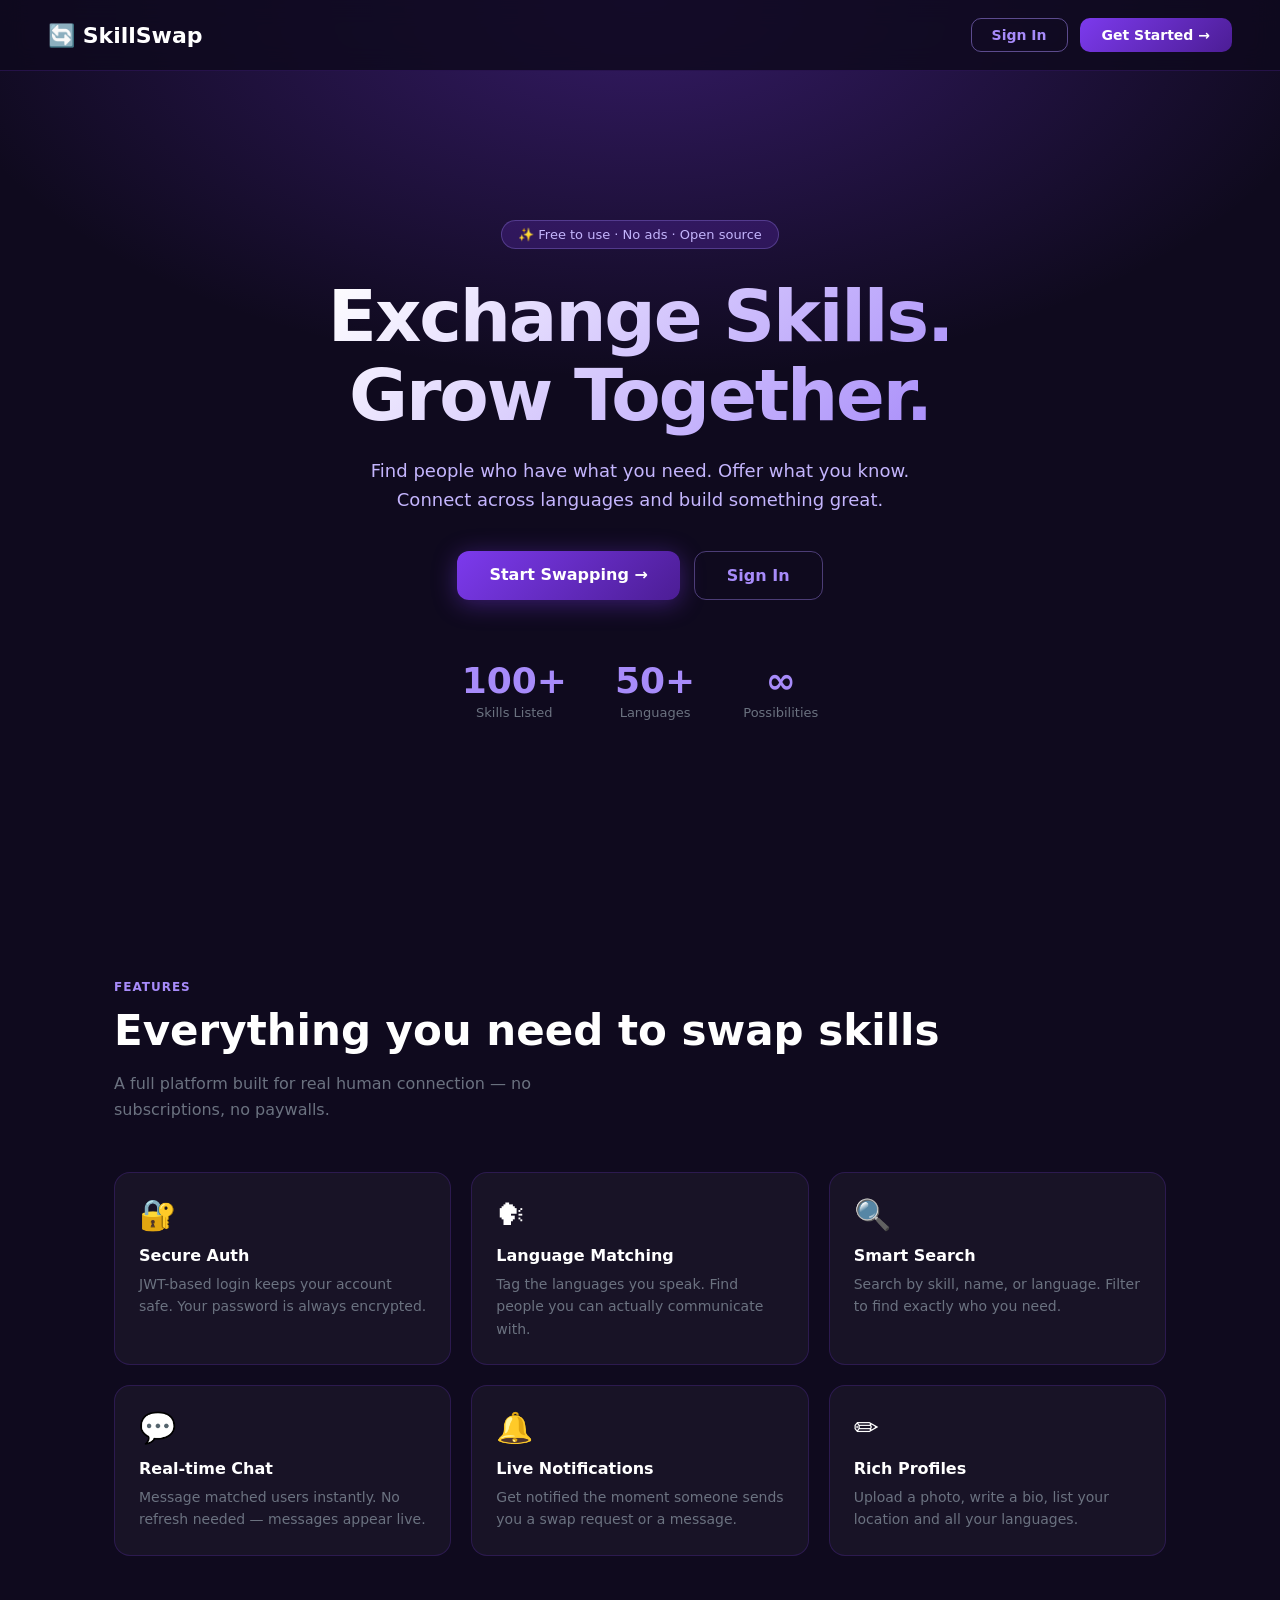
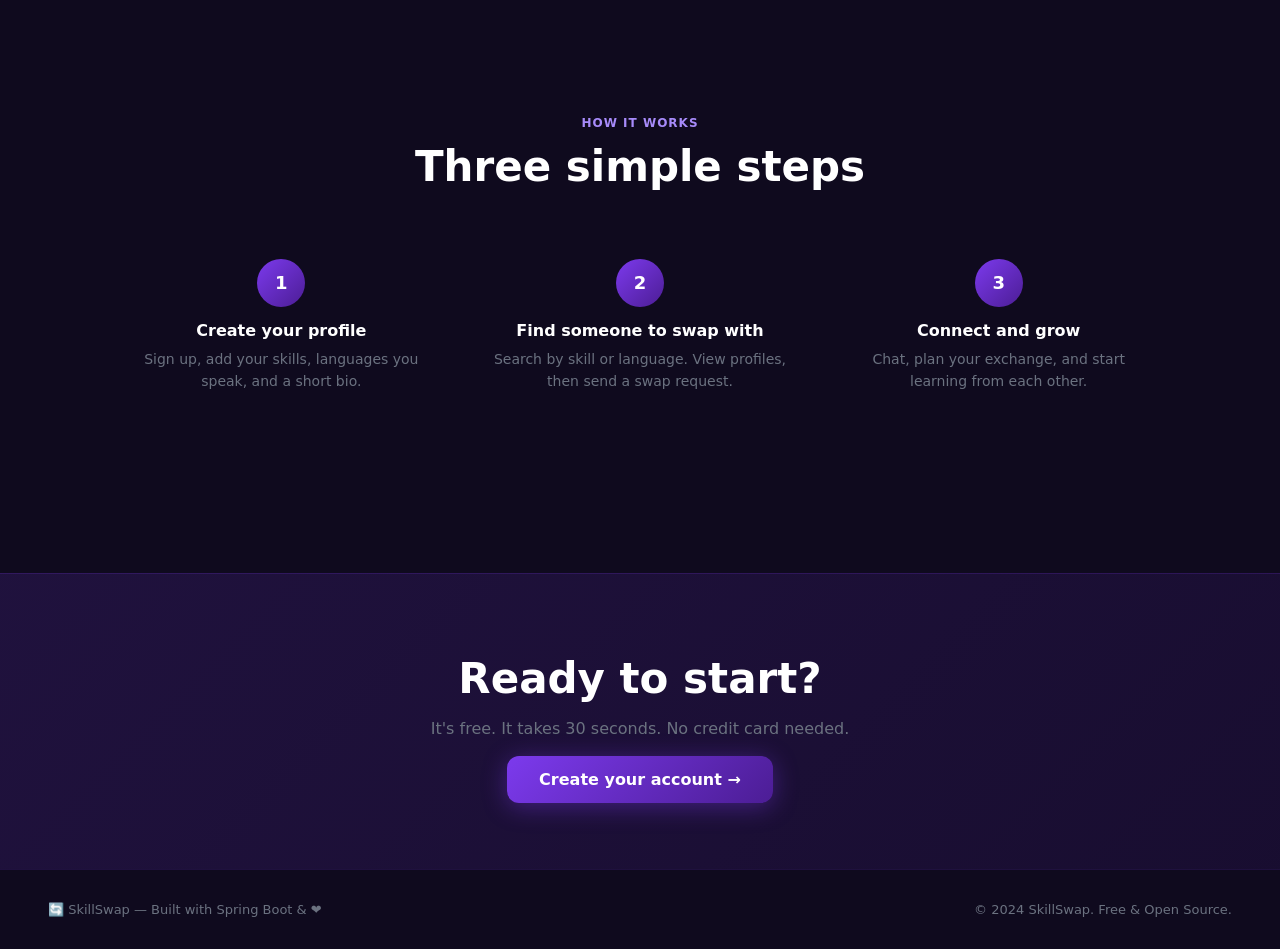
<file: src/main/resources/static/index.html>
<!DOCTYPE html>
<html lang="en">
<head>
  <meta charset="UTF-8"/><meta name="viewport" content="width=device-width,initial-scale=1"/>
  <title>SkillSwap — Exchange Skills, Grow Together</title>
  <style>
    *,*::before,*::after{box-sizing:border-box;margin:0;padding:0}
    body{font-family:'Segoe UI',system-ui,sans-serif;background:#0f0a1e;color:#fff;min-height:100vh;}
    nav{display:flex;align-items:center;justify-content:space-between;padding:18px 48px;position:fixed;top:0;width:100%;z-index:100;background:rgba(15,10,30,.85);backdrop-filter:blur(12px);border-bottom:1px solid rgba(124,58,237,.2);}
    .brand{font-size:22px;font-weight:800;color:#fff;text-decoration:none;display:flex;align-items:center;gap:8px;}
    .nav-links{display:flex;align-items:center;gap:12px;}
    .btn-outline{padding:8px 20px;border:1.5px solid rgba(167,139,250,.5);border-radius:10px;color:#a78bfa;font-size:14px;font-weight:600;text-decoration:none;transition:all .2s;}
    .btn-outline:hover{background:rgba(124,58,237,.15);border-color:#a78bfa;}
    .btn-fill{padding:9px 22px;background:linear-gradient(135deg,#7c3aed,#4c1d95);border-radius:10px;color:#fff;font-size:14px;font-weight:600;text-decoration:none;transition:opacity .2s;}
    .btn-fill:hover{opacity:.85;}
    /* Hero */
    .hero{min-height:100vh;display:flex;flex-direction:column;align-items:center;justify-content:center;text-align:center;padding:100px 24px 60px;background:radial-gradient(ellipse 80% 60% at 50% 0%,rgba(124,58,237,.35) 0%,transparent 70%);}
    .hero-badge{display:inline-flex;align-items:center;gap:7px;padding:6px 16px;background:rgba(124,58,237,.2);border:1px solid rgba(167,139,250,.3);border-radius:99px;font-size:13px;color:#c4b5fd;margin-bottom:28px;}
    .hero h1{font-size:clamp(36px,6vw,72px);font-weight:900;line-height:1.1;letter-spacing:-.03em;max-width:800px;background:linear-gradient(135deg,#fff 0%,#a78bfa 100%);-webkit-background-clip:text;-webkit-text-fill-color:transparent;background-clip:text;margin-bottom:20px;}
    .hero p{font-size:18px;color:#c4b5fd;max-width:540px;line-height:1.65;margin-bottom:36px;}
    .hero-cta{display:flex;gap:14px;flex-wrap:wrap;justify-content:center;}
    .btn-hero{padding:14px 32px;border-radius:12px;font-size:16px;font-weight:700;text-decoration:none;transition:all .2s;}
    .btn-hero-primary{background:linear-gradient(135deg,#7c3aed,#4c1d95);color:#fff;box-shadow:0 4px 24px rgba(124,58,237,.4);}
    .btn-hero-primary:hover{box-shadow:0 6px 32px rgba(124,58,237,.6);transform:translateY(-2px);}
    .btn-hero-ghost{border:1.5px solid rgba(167,139,250,.4);color:#a78bfa;}
    .btn-hero-ghost:hover{background:rgba(124,58,237,.15);}
    /* Stats */
    .stats{display:flex;gap:48px;justify-content:center;flex-wrap:wrap;margin-top:60px;}
    .stat{text-align:center;}
    .stat .n{font-size:36px;font-weight:800;color:#a78bfa;}
    .stat .l{font-size:13px;color:#6b7280;margin-top:4px;}
    /* Features */
    .section{padding:80px 24px;max-width:1100px;margin:0 auto;}
    .section-label{font-size:12px;font-weight:700;text-transform:uppercase;letter-spacing:1px;color:#a78bfa;margin-bottom:12px;}
    .section-title{font-size:clamp(26px,4vw,42px);font-weight:800;margin-bottom:16px;color:#fff;}
    .section-sub{font-size:16px;color:#6b7280;max-width:520px;line-height:1.65;}
    .features-grid{display:grid;grid-template-columns:repeat(auto-fit,minmax(280px,1fr));gap:20px;margin-top:48px;}
    .feature-card{background:rgba(255,255,255,.04);border:1px solid rgba(124,58,237,.2);border-radius:16px;padding:24px;transition:border-color .2s,transform .2s;}
    .feature-card:hover{border-color:rgba(167,139,250,.5);transform:translateY(-3px);}
    .feature-icon{font-size:30px;margin-bottom:14px;}
    .feature-title{font-size:16px;font-weight:700;margin-bottom:8px;color:#fff;}
    .feature-desc{font-size:14px;color:#6b7280;line-height:1.6;}
    /* How it works */
    .steps{display:grid;grid-template-columns:repeat(auto-fit,minmax(220px,1fr));gap:24px;margin-top:48px;}
    .step{text-align:center;padding:20px;}
    .step-num{width:48px;height:48px;border-radius:50%;background:linear-gradient(135deg,#7c3aed,#4c1d95);display:inline-flex;align-items:center;justify-content:center;font-size:18px;font-weight:800;margin-bottom:14px;}
    .step h3{font-size:16px;font-weight:700;margin-bottom:8px;color:#fff;}
    .step p{font-size:14px;color:#6b7280;line-height:1.6;}
    /* CTA section */
    .cta-section{text-align:center;padding:80px 24px;background:linear-gradient(135deg,rgba(124,58,237,.15),rgba(76,29,149,.15));border-top:1px solid rgba(124,58,237,.2);}
    .cta-section h2{font-size:clamp(24px,4vw,42px);font-weight:800;margin-bottom:16px;}
    .cta-section p{color:#6b7280;font-size:16px;margin-bottom:32px;}
    footer{padding:32px 48px;border-top:1px solid rgba(124,58,237,.15);display:flex;justify-content:space-between;align-items:center;color:#6b7280;font-size:13px;flex-wrap:wrap;gap:12px;}
    @media(max-width:600px){nav{padding:16px 20px;} footer{padding:24px 20px;justify-content:center;text-align:center;} .stats{gap:28px;}}
  </style>
</head>
<body>
<nav>
  <a href="index.html" class="brand">🔄 SkillSwap</a>
  <div class="nav-links">
    <a href="login.html" class="btn-outline">Sign In</a>
    <a href="register.html" class="btn-fill">Get Started →</a>
  </div>
</nav>

<div class="hero">
  <div class="hero-badge">✨ Free to use · No ads · Open source</div>
  <h1>Exchange Skills.<br/>Grow Together.</h1>
  <p>Find people who have what you need. Offer what you know. Connect across languages and build something great.</p>
  <div class="hero-cta">
    <a href="register.html" class="btn-hero btn-hero-primary">Start Swapping →</a>
    <a href="login.html"    class="btn-hero btn-hero-ghost">Sign In</a>
  </div>
  <div class="stats">
    <div class="stat"><div class="n">100+</div><div class="l">Skills Listed</div></div>
    <div class="stat"><div class="n">50+</div><div class="l">Languages</div></div>
    <div class="stat"><div class="n">∞</div><div class="l">Possibilities</div></div>
  </div>
</div>

<div style="background:#0f0a1e;padding:0 0 80px;">
  <div class="section">
    <div class="section-label">Features</div>
    <div class="section-title">Everything you need to swap skills</div>
    <div class="section-sub">A full platform built for real human connection — no subscriptions, no paywalls.</div>
    <div class="features-grid">
      <div class="feature-card"><div class="feature-icon">🔐</div><div class="feature-title">Secure Auth</div><div class="feature-desc">JWT-based login keeps your account safe. Your password is always encrypted.</div></div>
      <div class="feature-card"><div class="feature-icon">🗣</div><div class="feature-title">Language Matching</div><div class="feature-desc">Tag the languages you speak. Find people you can actually communicate with.</div></div>
      <div class="feature-card"><div class="feature-icon">🔍</div><div class="feature-title">Smart Search</div><div class="feature-desc">Search by skill, name, or language. Filter to find exactly who you need.</div></div>
      <div class="feature-card"><div class="feature-icon">💬</div><div class="feature-title">Real-time Chat</div><div class="feature-desc">Message matched users instantly. No refresh needed — messages appear live.</div></div>
      <div class="feature-card"><div class="feature-icon">🔔</div><div class="feature-title">Live Notifications</div><div class="feature-desc">Get notified the moment someone sends you a swap request or a message.</div></div>
      <div class="feature-card"><div class="feature-icon">✏️</div><div class="feature-title">Rich Profiles</div><div class="feature-desc">Upload a photo, write a bio, list your location and all your languages.</div></div>
    </div>
  </div>

  <div class="section" style="text-align:center;">
    <div class="section-label">How it works</div>
    <div class="section-title">Three simple steps</div>
    <div class="steps">
      <div class="step"><div class="step-num">1</div><h3>Create your profile</h3><p>Sign up, add your skills, languages you speak, and a short bio.</p></div>
      <div class="step"><div class="step-num">2</div><h3>Find someone to swap with</h3><p>Search by skill or language. View profiles, then send a swap request.</p></div>
      <div class="step"><div class="step-num">3</div><h3>Connect and grow</h3><p>Chat, plan your exchange, and start learning from each other.</p></div>
    </div>
  </div>
</div>

<div class="cta-section">
  <h2>Ready to start?</h2>
  <p>It's free. It takes 30 seconds. No credit card needed.</p>
  <a href="register.html" class="btn-hero btn-hero-primary">Create your account →</a>
</div>

<footer>
  <span>🔄 SkillSwap — Built with Spring Boot &amp; ❤️</span>
  <span>© 2024 SkillSwap. Free &amp; Open Source.</span>
</footer>
</body>
</html>
</file>
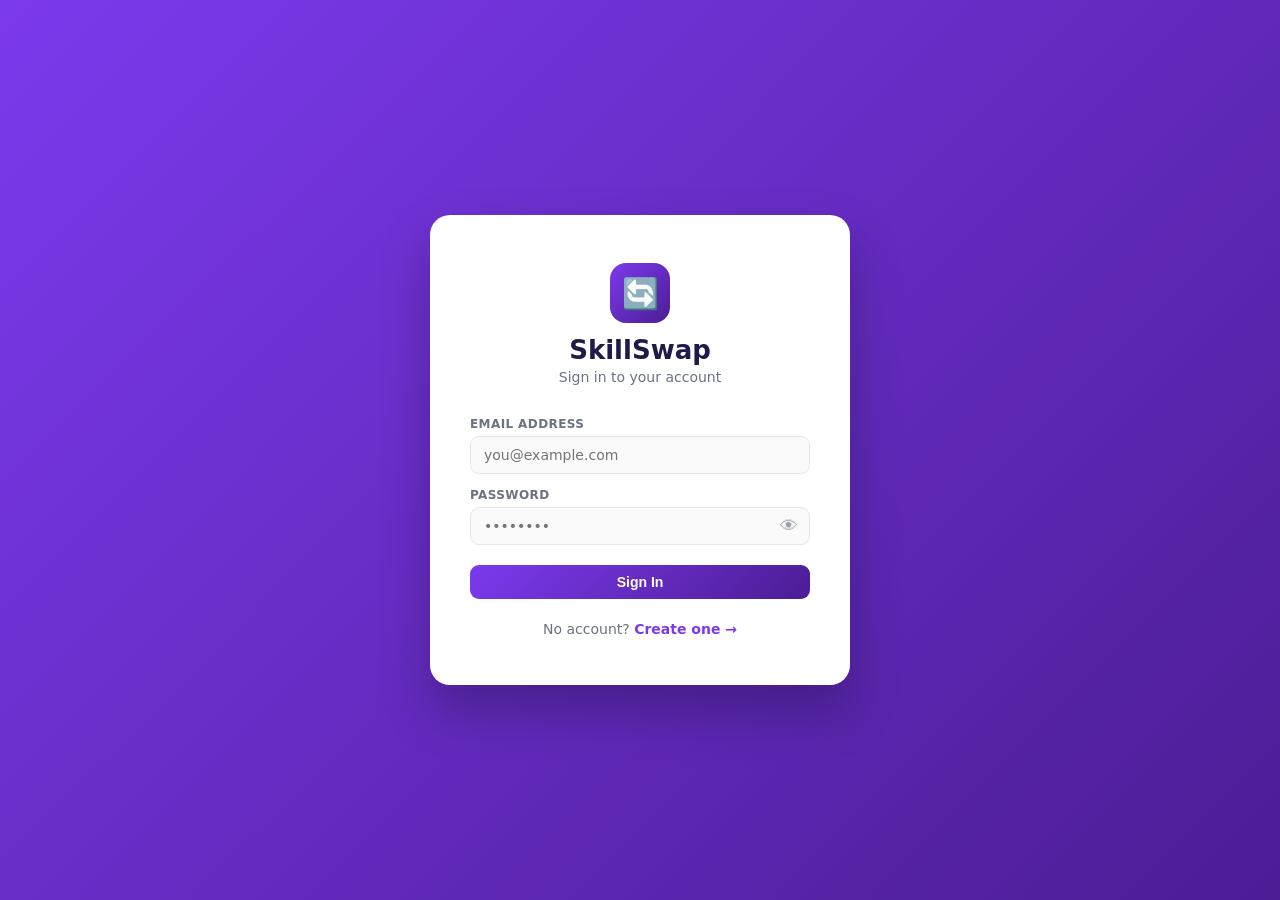
<file: src/main/resources/static/dashboard.html>
<!DOCTYPE html>
<html lang="en">
<head>
  <meta charset="UTF-8"/><meta name="viewport" content="width=device-width,initial-scale=1"/>
  <title>SkillSwap — Dashboard</title>
  <link rel="stylesheet" href="css/app.css"/>
  <style>
    .layout{display:grid;grid-template-columns:260px 1fr;gap:20px;
            max-width:1140px;margin:24px auto;padding:0 16px;}
    .sidebar{display:flex;flex-direction:column;gap:16px;}
    .pmini{display:flex;flex-direction:column;align-items:center;text-align:center;padding:20px 14px;}
    .pmini .pn{font-weight:800;font-size:16px;margin-top:10px;}
    .pmini .pe,.pmini .pl{color:var(--muted);font-size:12px;margin-top:2px;}
    .pmini .plang{font-size:12px;color:#6d28d9;margin-top:3px;}
    .pmini .pb{font-size:13px;color:#4b5563;margin-top:7px;line-height:1.5;}
    /* Online */
    .online-dot{width:9px;height:9px;border-radius:50%;display:inline-block;flex-shrink:0;}
    .online-dot.on{background:#10b981;box-shadow:0 0 0 2px #fff,0 0 0 3px #10b981;}
    .online-dot.off{background:#d1d5db;}
    .online-badge{display:inline-flex;align-items:center;gap:4px;font-size:11px;font-weight:600;}
    .online-badge.on{color:#10b981;} .online-badge.off{color:#9ca3af;}
    .av-online{position:relative;display:inline-block;flex-shrink:0;}
    .av-online .dot{position:absolute;bottom:1px;right:1px;width:10px;height:10px;
                    border-radius:50%;border:2px solid #fff;}
    .av-online .dot.on{background:#10b981;} .av-online .dot.off{background:#d1d5db;}
    /* Filters */
    .filter-bar{display:flex;gap:8px;flex-wrap:wrap;margin-bottom:16px;
                padding:14px;background:#f5f3ff;border-radius:12px;}
    .filter-label{font-size:11px;font-weight:700;text-transform:uppercase;
                  letter-spacing:.5px;color:var(--muted);width:100%;margin-bottom:-4px;}
    .filter-bar input{flex:1;min-width:110px;padding:8px 11px;
                      border:1.5px solid #e5e7eb;border-radius:8px;font-size:13px;background:#fff;
                      color:var(--text);outline:none;}
    .filter-bar input:focus{border-color:var(--purple);}
    /* Chat */
    .chat-wrap{display:flex;flex-direction:column;height:460px;}
    .chat-hdr{display:flex;align-items:center;gap:10px;padding-bottom:10px;
              border-bottom:1px solid var(--border);margin-bottom:10px;flex-shrink:0;}
    .chat-back{cursor:pointer;font-size:19px;padding:2px 7px;border-radius:6px;}
    .chat-back:hover{background:var(--purple-light);}
    .chat-msgs{flex:1;overflow-y:auto;display:flex;flex-direction:column;gap:7px;padding-right:3px;}
    .msg{max-width:72%;padding:9px 13px;border-radius:13px;font-size:14px;line-height:1.5;word-break:break-word;}
    .msg.mine{background:linear-gradient(135deg,var(--purple),var(--purple-dark));color:#fff;align-self:flex-end;border-bottom-right-radius:3px;}
    .msg.theirs{background:#f3f4f6;color:var(--text);align-self:flex-start;border-bottom-left-radius:3px;}
    .msg-time{font-size:10px;opacity:.6;margin-top:2px;}
    .chat-foot{display:flex;gap:8px;margin-top:10px;flex-shrink:0;}
    .chat-foot input{flex:1;}
    .pitem{display:flex;align-items:center;gap:9px;padding:8px 9px;border-radius:9px;cursor:pointer;transition:background .15s;}
    .pitem:hover{background:var(--purple-light);}
    .pname2{font-weight:600;font-size:14px;} .psub{font-size:11px;color:var(--muted);}
    /* User cards */
    .ucard{display:flex;align-items:flex-start;gap:12px;padding:13px;
           border:1.5px solid var(--border);border-radius:12px;margin-bottom:9px;transition:border-color .15s;}
    .ucard:hover{border-color:var(--purple);}
    .uinfo{flex:1;min-width:0;}
    .uname{font-weight:700;font-size:15px;}
    .umeta{font-size:12px;color:var(--muted);margin-top:2px;}
    .ulang{font-size:12px;color:#6d28d9;margin-top:2px;}
    .ubio{font-size:13px;color:#4b5563;margin-top:4px;
          white-space:nowrap;overflow:hidden;text-overflow:ellipsis;}
    .swap-row{margin-top:9px;display:grid;grid-template-columns:1fr 1fr auto;gap:7px;}
    .swap-row input{padding:7px 9px;font-size:13px;}
    .uactions{display:flex;gap:7px;margin-top:8px;flex-wrap:wrap;}
    .rcard{border:1.5px solid var(--border);border-radius:12px;padding:13px;margin-bottom:9px;}
    .rtop{display:flex;justify-content:space-between;align-items:flex-start;margin-bottom:5px;}
    .rtitle{font-weight:700;font-size:14px;display:flex;align-items:center;gap:7px;}
    .rsub{font-size:12px;color:var(--muted);margin-top:2px;}
    .racts{display:flex;gap:7px;margin-top:9px;flex-wrap:wrap;}
    .sk{margin-bottom:10px;display:flex;gap:9px;}
    /* Mobile sidebar drawer */
    @media(max-width:860px){
      .layout{grid-template-columns:1fr;}
      .sidebar{display:none;}
      .sidebar.drawer-open{
        display:flex;position:fixed;left:0;top:60px;bottom:0;width:280px;
        background:var(--bg);z-index:150;padding:16px;
        box-shadow:4px 0 20px rgba(0,0,0,.15);overflow-y:auto;
      }
    }
    @media(max-width:520px){
      .swap-row{grid-template-columns:1fr 1fr;}
      .swap-row button{grid-column:1/-1;}
      .filter-bar input{min-width:calc(50% - 8px);}
    }
    /* Drawer overlay */
    .drawer-overlay{display:none;position:fixed;inset:0;background:rgba(0,0,0,.3);z-index:140;}
    .drawer-overlay.show{display:block;}
  </style>
</head>
<body>

<nav class="navbar">
  <div style="display:flex;align-items:center;gap:8px;">
    <!-- Mobile sidebar toggle -->
    <button class="nav-hamburger" onclick="toggleSidebar()" title="Menu">☰</button>
    <a href="dashboard.html" class="nav-brand"><span>🔄</span> SkillSwap</a>
  </div>
  <div class="nav-right" id="navRight">
    <!-- These are desktop-visible; on mobile they go into hamburger menu via JS -->
     <button class="nav-icon-btn" onclick="openAiPanel()" title="AI Assistant">
      🤖
     </button>
    <button class="nav-icon-btn" onclick="switchTab('incoming')" title="Swap Requests">
      🔔<span class="badge" id="notifBadge" style="display:none;">0</span>
    </button>
    <button class="nav-icon-btn" title="Messages" onclick="switchTab('chat')">
      💬<span class="badge" id="chatBadge" style="display:none;">0</span>
    </button>
    <div class="nav-divider nav-desktop"></div>
    <a href="profile.html" class="nav-user-pill nav-desktop">
      <div id="navAvImg"></div><span id="navName"></span>
    </a>
    <button class="btn-logout nav-desktop" onclick="confirmLogout()">
      <svg width="14" height="14" viewBox="0 0 24 24" fill="none" stroke="currentColor" stroke-width="2.5" stroke-linecap="round" stroke-linejoin="round">
        <path d="M9 21H5a2 2 0 0 1-2-2V5a2 2 0 0 1 2-2h4"/><polyline points="16 17 21 12 16 7"/><line x1="21" y1="12" x2="9" y2="12"/>
      </svg>Logout
    </button>
  </div>
</nav>

<div class="drawer-overlay" id="drawerOverlay" onclick="closeSidebar()"></div>

<!-- Logout modal -->
<div id="logoutModal" style="display:none;position:fixed;inset:0;background:rgba(0,0,0,.45);z-index:300;align-items:center;justify-content:center;">
  <div style="background:#fff;border-radius:16px;padding:28px;max-width:340px;width:90%;box-shadow:0 20px 40px rgba(0,0,0,.2);text-align:center;">
    <div style="font-size:38px;margin-bottom:10px;">👋</div>
    <h3 style="font-size:17px;font-weight:800;color:#1e1b4b;margin-bottom:7px;">Sign out?</h3>
    <p style="font-size:13px;color:#6b7280;margin-bottom:20px;">You'll need to sign in again to access your account.</p>
    <div style="display:flex;gap:10px;">
      <button onclick="closeLogoutModal()" style="flex:1;padding:9px;border:1.5px solid #e5e7eb;border-radius:9px;font-size:14px;font-weight:600;cursor:pointer;background:#fff;color:#374151;">Cancel</button>
      <button onclick="doLogout()" style="flex:1;padding:9px;border:none;border-radius:9px;font-size:14px;font-weight:600;cursor:pointer;background:linear-gradient(135deg,#ef4444,#dc2626);color:#fff;">Sign Out</button>
    </div>
  </div>
</div>

<div class="layout">
  <!-- Sidebar (also drawer on mobile) -->
  <div class="sidebar" id="sidebar">
    <div class="card pmini">
      <div id="sideAv"></div>
      <div class="pn" id="sideN"></div>
      <div class="pe" id="sideE"></div>
      <div class="pl" id="sideL"></div>
      <div class="plang" id="sideLang"></div>
      <div class="pb" id="sideB"></div>
      <div style="display:flex;gap:8px;margin-top:12px;flex-wrap:wrap;justify-content:center;">
        <a href="profile.html" class="btn btn-ghost btn-sm">✏️ Edit</a>
        <button class="btn btn-ghost btn-sm" id="shareMyProfile" onclick="shareProfile()">🔗 Share</button>
      </div>
    </div>
    <div class="card">
      <div class="card-title">💬 Recent Chats</div>
      <div id="sidePartners"><div class="empty"><p style="font-size:13px;">No chats yet</p></div></div>
    </div>
    <!-- Mobile-only nav links -->
    <div class="card" style="display:none;" id="mobileNavCard">
      <a href="profile.html" class="pitem">👤 Edit Profile</a>
      <div class="pitem" onclick="confirmLogout()">🚪 Logout</div>
    </div>
  </div>

  <!-- Main -->
  <div>
    <div class="card">
      <div class="tabs">
        <div class="tab active" id="tab-find"     onclick="switchTab('find')">🔍 Find</div>
        <div class="tab"        id="tab-incoming" onclick="switchTab('incoming')">📬 Incoming <span id="incBadge"></span></div>
        <div class="tab"        id="tab-sent"     onclick="switchTab('sent')">📤 Sent</div>
        <div class="tab"        id="tab-chat"     onclick="switchTab('chat')">💬 Chat</div>
        <div class="tab" id="tab-ai" onclick="switchTab('ai')">🤖 AI</div>
      </div>

      <!-- Find -->
      <div id="pane-find">
        <div class="filter-bar">
          <div class="filter-label">🔍 Search & Filter</div>
          <input type="search" id="searchQ" placeholder="Skill, name or language…"
                 onkeydown="if(event.key==='Enter')doSearch()" style="flex:2;min-width:140px;"/>
          <input type="text" id="filterLang" placeholder="🗣 Language" list="langFilt" autocomplete="off"/>
          <datalist id="langFilt">
            <option>English</option><option>Hindi</option><option>Telugu</option><option>Tamil</option>
            <option>Kannada</option><option>Malayalam</option><option>Marathi</option><option>Bengali</option>
            <option>Mandarin</option><option>Spanish</option><option>French</option><option>Arabic</option>
            <option>Japanese</option><option>Korean</option><option>German</option>
          </datalist>
          <input type="text" id="filterLoc" placeholder="📍 Location"/>
          <button class="btn btn-primary btn-sm" onclick="doSearch()">Search</button>
          <button class="btn btn-ghost btn-sm" onclick="clearFilters()">✕</button>
        </div>
        <div id="searchRes">
          <div class="empty"><div class="icon">🔍</div><p>Search for a skill, name or language</p></div>
        </div>
      </div>

      <!-- Incoming -->
      <div id="pane-incoming" style="display:none;">
        <div id="incList"><div class="empty"><div class="icon">⏳</div><p>Loading…</p></div></div>
      </div>

      <!-- Sent -->
      <div id="pane-sent" style="display:none;">
        <div id="sentList"><div class="empty"><div class="icon">⏳</div><p>Loading…</p></div></div>
      </div>

      <!-- Chat -->
      <div id="pane-chat" style="display:none;">
        <div id="chatPicker">
          <div style="display:flex;gap:8px;margin-bottom:12px;">
            <input type="search" id="chatSearchQ" placeholder="Find a user to message…"
                   onkeydown="if(event.key==='Enter')searchChatUser()" style="flex:1;"/>
            <button class="btn btn-primary btn-sm" onclick="searchChatUser()">Find</button>
          </div>
          <div id="chatSearchRes"></div>
          <div class="card-title" style="margin-top:14px;margin-bottom:8px;">Recent</div>
          <div id="chatPartners"><div class="empty"><p>No conversations yet</p></div></div>
        </div>
        <div class="chat-wrap" id="chatWin" style="display:none;">
          <div class="chat-hdr">
            <span class="chat-back" onclick="closeChat()">←</span>
            <div id="chatWinAv"></div>
            <div style="flex:1;min-width:0;">
              <div style="font-weight:700;font-size:15px;display:flex;align-items:center;gap:7px;flex-wrap:wrap;">
                <span id="chatWinName"></span>
                <span id="chatWinOnline"></span>
              </div>
              <div style="font-size:12px;color:var(--muted);white-space:nowrap;overflow:hidden;text-overflow:ellipsis;" id="chatWinSub"></div>
            </div>
            <a id="chatWinProfile" href="#" class="btn btn-ghost btn-sm" target="_blank"
               title="View profile" style="flex-shrink:0;">👤</a>
          </div>
          <div class="chat-msgs" id="chatMsgs"></div>
          <!-- Typing indicator -->
          <div class="typing-indicator" id="typingIndicator">
            <div class="typing-dots"><span></span><span></span><span></span></div>
            <span id="typingText"></span>
          </div>
          <div class="chat-foot">
            <input type="text" id="chatIn" placeholder="Type a message…"
                   onkeydown="if(event.key==='Enter')sendMsg()"
                   oninput="sendTyping()"/>
            <button class="btn btn-primary btn-sm" onclick="sendMsg()">➤</button>
          </div>
          
          </div>
        </div>
      </div>
      <!-- AI -->
       <div id="pane-ai" style="display:none;">
        <div style="display:flex;flex-direction:column;height:400px;">
          <div id="aiMsgs" style="flex:1;overflow-y:auto;padding:10px;"></div>
          <div style="display:flex;gap:8px;margin-top:10px;">
            <input type="text" id="aiInput" placeholder="Ask AI anything..."
            onkeydown="if(event.key==='Enter')sendAiMsg()" style="flex:1;"/>
            <button class="btn btn-primary btn-sm" onclick="sendAiMsg()">➤</button>
          </div>
        </div>
      </div>

    </div>
  </div>
</div>

<script src="js/api.js"></script>
<script>
requireAuth();
const me = getUser();
let chatPartnerId = null;
let typingTimer   = null;

/* ── Sidebar / drawer ────────────────────────────────────────────────────── */
function toggleSidebar() {
  const s = document.getElementById('sidebar');
  const o = document.getElementById('drawerOverlay');
  const m = document.getElementById('mobileNavCard');
  s.classList.toggle('drawer-open');
  o.classList.toggle('show');
  m.style.display = s.classList.contains('drawer-open') ? 'block' : 'none';
}
function closeSidebar() {
  document.getElementById('sidebar').classList.remove('drawer-open');
  document.getElementById('drawerOverlay').classList.remove('show');
  document.getElementById('mobileNavCard').style.display = 'none';
}

/* ── Logout ──────────────────────────────────────────────────────────────── */
function confirmLogout() { document.getElementById('logoutModal').style.display='flex'; closeSidebar(); }
function closeLogoutModal(){ document.getElementById('logoutModal').style.display='none'; }
function doLogout(){ sessionStorage.removeItem('ss_tab_token'); sessionStorage.removeItem('ss_tab_user'); window.location.href='login.html'; }
document.getElementById('logoutModal').addEventListener('click',function(e){if(e.target===this)closeLogoutModal();});

/* ── Boot ────────────────────────────────────────────────────────────────── */
function boot() {
  document.getElementById('navAvImg').innerHTML  = avatarHtml(me, 24);
  document.getElementById('navName').textContent = me?.name?.split(' ')[0] || '';
  document.getElementById('sideAv').innerHTML    = avatarHtml(me, 68);
  document.getElementById('sideN').textContent   = me?.name     || '';
  document.getElementById('sideE').textContent   = me?.email    || '';
  document.getElementById('sideL').textContent   = me?.location ? '📍 '+me.location : '';
  document.getElementById('sideLang').textContent= me?.languages? '🗣 '+me.languages : '';
  document.getElementById('sideB').textContent   = me?.bio      || '';

  loadIncoming(); loadSidePartners(); refreshNotifBadge();

  // Check for hash-based chat open (from public profile page)
  const hash = window.location.hash;
  if (hash.startsWith('#chat-')) {
    const parts = hash.slice(6).split('-');
    const pid   = parts[0];
    const pname = decodeURIComponent(parts.slice(1).join('-'));
    if (pid) setTimeout(() => openChat(pid, pname), 500);
  }

  connectSSE(
    d => { toast('🔔 New swap request from '+d.from); refreshNotifBadge(); loadIncoming(); },
    d => { toast('Swap '+d.status.toLowerCase()+': '+d.skillOffered); loadIncoming(); },
    d => {
      bumpChatBadge();
      if (chatPartnerId && String(chatPartnerId)===String(d.fromId)) {
        appendMsg({sender:{id:d.fromId},content:d.content,createdAt:d.time}, false);
      } else { toast('💬 Message from '+d.from); }
      loadSidePartners();
    },
    // typing handler
    d => {
      if (chatPartnerId && String(chatPartnerId)===String(d.fromId)) showTyping(d.from);
    }
  );
}

/* ── Share my profile ────────────────────────────────────────────────────── */
function shareProfile() {
  const url = window.location.origin + '/public-profile.html?id=' + me.id;
  navigator.clipboard.writeText(url).then(() => {
    toast('🔗 Profile link copied!');
  }).catch(() => { window.open(url,'_blank'); });
}

/* ── Typing indicator ────────────────────────────────────────────────────── */
let typingDebounce = null;
function sendTyping() {
  if (!chatPartnerId) return;
  clearTimeout(typingDebounce);
  typingDebounce = setTimeout(() => {
    api('POST', '/auth/typing?receiverId=' + chatPartnerId).catch(()=>{});
  }, 400);
}

let typingTimeout = null;
function showTyping(name) {
  const el   = document.getElementById('typingIndicator');
  const txt  = document.getElementById('typingText');
  txt.textContent = name + ' is typing…';
  el.classList.add('show');
  clearTimeout(typingTimeout);
  typingTimeout = setTimeout(() => el.classList.remove('show'), 3000);
}

/* ── Tabs ────────────────────────────────────────────────────────────────── */
function switchTab(name) {
  ['find','incoming','sent','chat','ai'].forEach(t => {
    const pane = document.getElementById('pane-' + t);
    if (pane) pane.style.display = (t === name ? 'block' : 'none');

    const tab = document.getElementById('tab-' + t);
    if (tab) tab.classList.toggle('active', t === name);
  });

  // 👇 SPECIAL FIX FOR CHAT + AI
  if(name === 'chat'){
    document.getElementById('chatPicker').style.display = 'block';
    document.getElementById('chatWin').style.display = 'none';
  }

  if(name === 'ai'){
    document.getElementById('pane-ai').style.display = 'block';
  }

  closeSidebar();
}

function openAiPanel(){
  console.log("AI button clicked"); // debug
  switchTab('ai');
}

/* ── Search ──────────────────────────────────────────────────────────────── */
function clearFilters() {
  ['searchQ','filterLang','filterLoc'].forEach(id => document.getElementById(id).value='');
  document.getElementById('searchRes').innerHTML=
    '<div class="empty"><div class="icon">🔍</div><p>Search for a skill, name or language</p></div>';
}

async function doSearch() {
  const q    = document.getElementById('searchQ').value.trim();
  const lang = document.getElementById('filterLang').value.trim();
  const loc  = document.getElementById('filterLoc').value.trim();
  if (!q && !lang && !loc) { toast('Enter something to search','warn'); return; }
  const el = document.getElementById('searchRes');
  el.innerHTML = skel(3);
  try {
    let url = '/auth/search?q='+encodeURIComponent(q||'a');
    if (lang) url += '&language='+encodeURIComponent(lang);
    if (loc)  url += '&location='+encodeURIComponent(loc);
    const users  = await GET(url);
    const others = users.filter(u=>String(u.id)!==String(me.id));
    if (!others.length) {
      el.innerHTML='<div class="empty"><div class="icon">😕</div><p>No users found</p></div>'; return;
    }
    let onlineMap = {};
    try { onlineMap = await GET('/auth/online-status?ids='+others.map(u=>u.id).join(',')); } catch{}

    el.innerHTML = others.map(u => {
      const isOn = onlineMap[u.id]||false;
      return `
      <div class="ucard">
        <div class="av-online">${avatarHtml(u,44)}<div class="dot ${isOn?'on':'off'}"></div></div>
        <div class="uinfo">
          <div style="display:flex;align-items:center;gap:7px;flex-wrap:wrap;">
            <div class="uname">${escHtml(u.name)}</div>
            <span class="online-badge ${isOn?'on':'off'}">
              <span class="online-dot ${isOn?'on':'off'}"></span>${isOn?'Online':'Offline'}
            </span>
          </div>
          <div class="umeta">${u.location?'📍 '+escHtml(u.location)+' · ':''}Has: <b>${escHtml(u.skillsHave||'—')}</b> · Wants: <b>${escHtml(u.skillsWant||'—')}</b></div>
          ${u.languages?`<div class="ulang">🗣 ${escHtml(u.languages)}</div>`:''}
          ${u.bio?`<div class="ubio">${escHtml(u.bio)}</div>`:''}
          <div class="swap-row">
            <input id="off_${u.id}" placeholder="Skill you offer"/>
            <input id="wan_${u.id}" placeholder="Skill you want"/>
            <button class="btn btn-primary btn-sm" onclick="sendSwap(${u.id},this)">🤝 Swap</button>
          </div>
          <div class="uactions">
            <button class="btn btn-ghost btn-sm"
                    onclick="openChat(${u.id},'${escHtml((u.name||'').replace(/'/g,"\\'"))}')">💬 Chat</button>
            <a href="public-profile.html?id=${u.id}" target="_blank" class="btn btn-ghost btn-sm">👤 Profile</a>
          </div>
        </div>
      </div>`;
    }).join('');
  } catch(e) {
    el.innerHTML=`<div class="empty"><div class="icon">⚠️</div><p>${escHtml(e.message)}</p></div>`;
  }
}

/* ── Swap ────────────────────────────────────────────────────────────────── */
async function sendSwap(rid, btn) {
  const off=document.getElementById('off_'+rid).value.trim();
  const wan=document.getElementById('wan_'+rid).value.trim();
  if(!off||!wan){toast('Fill in both skill fields','warn');return;}
  btn.disabled=true; btn.textContent='…';
  try {
    await api('POST',`/request/send?receiverId=${rid}&skillOffered=${encodeURIComponent(off)}&skillWanted=${encodeURIComponent(wan)}`);
    btn.textContent='✅ Sent!'; toast('Swap request sent!');
  } catch(e){toast(e.message,'error');btn.disabled=false;btn.textContent='🤝 Swap';}
}

/* ── Incoming ────────────────────────────────────────────────────────────── */
async function loadIncoming() {
  const el=document.getElementById('incList');
  try {
    const list=await GET('/request/incoming');
    const pending=list.filter(r=>r.status==='PENDING').length;
    document.getElementById('incBadge').textContent=pending?` (${pending})`:'';
    if(!list.length){el.innerHTML='<div class="empty"><div class="icon">📭</div><p>No incoming requests yet</p></div>';return;}
    el.innerHTML=list.map(r=>`
      <div class="rcard" id="r_${r.id}">
        <div class="rtop">
          <div>
            <div class="rtitle">${avatarHtml(r.sender,26)} ${escHtml(r.sender?.name||'?')}</div>
            <div class="rsub">Offering <b>${escHtml(r.skillOffered)}</b> · wants <b>${escHtml(r.skillWanted)}</b> · <span style="color:var(--muted)">${timeAgo(r.createdAt)}</span></div>
          </div>
          <span class="status status-${r.status.toLowerCase()}">${r.status}</span>
        </div>
        <div class="racts">
          ${r.status==='PENDING'?`
            <button class="btn btn-success btn-sm" onclick="setStatus(${r.id},'ACCEPTED',${r.sender.id},'${escHtml((r.sender?.name||'').replace(/'/g,"\\'"))}')">✅ Accept</button>
            <button class="btn btn-danger  btn-sm" onclick="setStatus(${r.id},'REJECTED',null,null)">❌ Reject</button>`:''}
          <button class="btn btn-ghost btn-sm"
                  onclick="openChat(${r.sender.id},'${escHtml((r.sender?.name||'').replace(/'/g,"\\'"))}')">💬 Chat</button>
          <a href="public-profile.html?id=${r.sender.id}" target="_blank" class="btn btn-ghost btn-sm">👤</a>
        </div>
      </div>`).join('');
  } catch{el.innerHTML='<div class="empty"><p>Failed to load</p></div>';}
}

async function setStatus(id, status, senderId, senderName) {
  try {
    await api('PUT',`/request/status?requestId=${id}&status=${status}`);
    if (status==='ACCEPTED' && senderId) {
      const card=document.getElementById('r_'+id);
      if(card){
        card.querySelector('.racts').innerHTML=`
          <span class="status status-accepted">ACCEPTED</span>
          <button class="btn btn-primary btn-sm"
                  onclick="openChat(${senderId},'${escHtml((senderName||'').replace(/'/g,"\\'"))}')">
            💬 Chat with ${escHtml(senderName||'User')}
          </button>`;
        const s=card.querySelector('.rtop .status'); if(s)s.remove();
      }
      toast('✅ Accepted! Chat with '+senderName+' now');
    } else { toast('❌ Request rejected'); }
    refreshNotifBadge();
    setTimeout(loadIncoming, 1500);
  } catch(e){toast(e.message,'error');}
}

/* ── Sent ────────────────────────────────────────────────────────────────── */
async function loadSent() {
  const el=document.getElementById('sentList');
  try {
    const list=await GET('/request/sent');
    if(!list.length){el.innerHTML='<div class="empty"><div class="icon">📭</div><p>No sent requests yet</p></div>';return;}
    el.innerHTML=list.map(r=>`
      <div class="rcard">
        <div class="rtop">
          <div>
            <div class="rtitle">${avatarHtml(r.receiver,26)} ${escHtml(r.receiver?.name||'?')}</div>
            <div class="rsub">Offering <b>${escHtml(r.skillOffered)}</b> · wants <b>${escHtml(r.skillWanted)}</b> · <span style="color:var(--muted)">${timeAgo(r.createdAt)}</span></div>
          </div>
          <span class="status status-${r.status.toLowerCase()}">${r.status}</span>
        </div>
        ${r.status==='ACCEPTED'?`
        <div class="racts">
          <button class="btn btn-primary btn-sm"
                  onclick="openChat(${r.receiver.id},'${escHtml((r.receiver?.name||'').replace(/'/g,"\\'"))}')">
            💬 Chat with ${escHtml(r.receiver?.name||'User')}
          </button>
          <a href="public-profile.html?id=${r.receiver.id}" target="_blank" class="btn btn-ghost btn-sm">👤 Profile</a>
        </div>`:''}
      </div>`).join('');
  } catch{el.innerHTML='<div class="empty"><p>Failed to load</p></div>';}
}

/* ── Chat partners ───────────────────────────────────────────────────────── */
async function loadChatPartners(){renderPartners(await safeFetch(),'chatPartners');}
async function loadSidePartners() {renderPartners(await safeFetch(),'sidePartners');}
async function safeFetch(){try{return await GET('/chat/partners');}catch{return[];}}
function renderPartners(partners,elId){
  const el=document.getElementById(elId);
  if(!partners.length){el.innerHTML='<div class="empty"><p style="font-size:13px;">No conversations yet</p></div>';return;}
  el.innerHTML=partners.map(p=>`
    <div class="pitem" onclick="openChat(${p.id},'${escHtml((p.name||'').replace(/'/g,"\\'"))}')">
      <div class="av-online">${avatarHtml(p,34)}<div class="dot ${p.online?'on':'off'}"></div></div>
      <div><div class="pname2">${escHtml(p.name)}</div>
           <div class="psub">${p.languages?'🗣 '+escHtml(p.languages):escHtml(p.skillsHave||'')}</div></div>
    </div>`).join('');
}

async function searchChatUser(){
  const q=document.getElementById('chatSearchQ').value.trim(); if(!q)return;
  try{
    const users=await GET('/auth/search?q='+encodeURIComponent(q));
    const others=users.filter(u=>String(u.id)!==String(me.id));
    const el=document.getElementById('chatSearchRes');
    if(!others.length){el.innerHTML='<div class="empty"><p>No users found</p></div>';return;}
    el.innerHTML=others.map(p=>`
      <div class="pitem" onclick="openChat(${p.id},'${escHtml((p.name||'').replace(/'/g,"\\'"))}')">
        <div class="av-online">${avatarHtml(p,34)}<div class="dot ${p.online?'on':'off'}"></div></div>
        <div><div class="pname2">${escHtml(p.name)}</div>
             <div class="psub">${p.languages?'🗣 '+escHtml(p.languages):escHtml(p.skillsHave||'')}</div></div>
      </div>`).join('');
  }catch{}
}

/* ── Open / close chat ───────────────────────────────────────────────────── */
async function openChat(pid, pname) {
  chatPartnerId = pid;
  switchTab('chat');
  document.getElementById('chatPicker').style.display='none';
  document.getElementById('chatWin').style.display='flex';
  document.getElementById('chatWinName').textContent=pname;
  document.getElementById('chatWinOnline').innerHTML='';
  document.getElementById('chatWinSub').textContent='';
  document.getElementById('chatWinAv').innerHTML='';
  document.getElementById('chatWinProfile').href='public-profile.html?id='+pid;
  document.getElementById('typingIndicator').classList.remove('show');
  document.getElementById('chatMsgs').innerHTML=
    '<div class="empty"><div class="icon">⏳</div><p>Loading…</p></div>';
  try{
    const p=await GET('/auth/user/'+pid);
    document.getElementById('chatWinAv').innerHTML=avatarHtml(p,36);
    const isOn=p.online||false;
    document.getElementById('chatWinOnline').innerHTML=
      `<span class="online-badge ${isOn?'on':'off'}"><span class="online-dot ${isOn?'on':'off'}"></span>${isOn?'Online':'Offline'}</span>`;
    const sub=[p.skillsHave,p.languages?'🗣 '+p.languages:''].filter(Boolean).join(' · ');
    document.getElementById('chatWinSub').textContent=sub;
  }catch{}
  await loadMsgs();
  document.getElementById('chatIn').focus();
  chatUnread=0;
  const b=document.getElementById('chatBadge');
  b.style.display='none'; b.textContent='0';
}

function closeChat(){
  chatPartnerId=null;
  document.getElementById('chatWin').style.display='none';
  document.getElementById('chatPicker').style.display='block';
  document.getElementById('typingIndicator').classList.remove('show');
  loadChatPartners();
}

async function loadMsgs(){
  const el=document.getElementById('chatMsgs');
  try{
    const msgs=await GET('/chat/conversation/'+chatPartnerId);
    el.innerHTML='';
    if(!msgs.length){el.innerHTML='<div class="empty"><p>No messages yet — say hi! 👋</p></div>';return;}
    msgs.forEach(m=>appendMsg(m,String(m.sender?.id)===String(me.id)));
    el.scrollTop=el.scrollHeight;
  }catch{el.innerHTML='<div class="empty"><p>Failed to load messages</p></div>';}
}

function appendMsg(m, isMine){
  const el=document.getElementById('chatMsgs');
  const emp=el.querySelector('.empty'); if(emp)emp.remove();

  const div=document.createElement('div');
  div.className = 'msg ' + (isMine ? 'mine' : 'theirs');

  let content = escHtml(m.content);

  // ✅ AI LABEL
  if(!isMine && m.content && m.content.toLowerCase().includes("ai")){
    content = `<b style="color:#6d28d9;">🤖 AI</b><br>` + content;
  }

  div.innerHTML = content + `<div class="msg-time" data-time="${m.createdAt}">${timeAgo(m.createdAt)}</div>`;

  el.appendChild(div);
  el.scrollTop = el.scrollHeight;
}

async function sendMsg(){
  const input = document.getElementById('chatIn');
  const content = input.value.trim();

  if(!content) return;

  // 🤖 AI Trigger
  if(content.toLowerCase().startsWith("@ai")){
    const msg = content.replace("@ai", "").trim();

    // show user message
    appendMsg({
      content: content,
      createdAt: new Date()
    }, true);

    input.value = '';

    try {
      const res = await fetch('/ai/ask?message=' + encodeURIComponent(msg));
      const data = await res.json();

      // show AI reply
      appendMsg({
        content: data.data,
        createdAt: new Date()
      }, false);

    } catch (e) {
      appendMsg({
        content: "AI error. Try again.",
        createdAt: new Date()
      }, false);
    }

    return;
  }

  // 💬 NORMAL CHAT
  if(!chatPartnerId) return;

  input.value = '';

  try{
    const saved = await POST('/chat/send?receiverId='+chatPartnerId,{content});
    appendMsg(saved,true);
  }catch(e){
    toast(e.message,'error');
    input.value = content;
  }
}

/* ── Badges ──────────────────────────────────────────────────────────────── */
async function refreshNotifBadge(){
  try{
    const n=await GET('/request/pending-count');
    const b=document.getElementById('notifBadge');
    b.style.display=n>0?'flex':'none'; b.textContent=n;
  }catch{}
}
let chatUnread=0;
function bumpChatBadge(){
  chatUnread++;
  const b=document.getElementById('chatBadge');
  b.style.display='flex'; b.textContent=chatUnread;
}

/* ── Skeletons ───────────────────────────────────────────────────────────── */
function skel(n){
  return Array(n).fill(`<div class="sk">
    <div class="skeleton" style="width:42px;height:42px;border-radius:10px;flex-shrink:0;"></div>
    <div style="flex:1;"><div class="skeleton" style="height:12px;width:55%;margin-bottom:7px;"></div>
    <div class="skeleton" style="height:11px;width:85%;"></div></div></div>`).join('');
}

// Update connectSSE in api.js to support typing event
const _origConnect = connectSSE;
function connectSSE(onSwap, onUpdate, onChat, onTyping) {
  const token=getToken(); if(!token)return null;
  const es=new EventSource('/notifications/subscribe?token='+encodeURIComponent(token));
  es.addEventListener('swap_request', e=>onSwap?.(JSON.parse(e.data)));
  es.addEventListener('swap_update',  e=>onUpdate?.(JSON.parse(e.data)));
  es.addEventListener('chat_message', e=>onChat?.(JSON.parse(e.data)));
  es.addEventListener('typing',       e=>onTyping?.(JSON.parse(e.data)));
  es.onerror=()=>es.close();
  return es;
}
function timeAgo(timestamp) {
  if (!timestamp) return "Just now";

  const now = new Date();
  const msgTime = new Date(timestamp);

  if (isNaN(msgTime)) return "Just now";

  const diff = Math.floor((now - msgTime) / 1000);

  if (diff < 10) return "Just now";
  if (diff < 60) return diff + " sec ago";
  if (diff < 3600) return Math.floor(diff / 60) + " min ago";
  if (diff < 86400) return Math.floor(diff / 3600) + " hr ago";

  return Math.floor(diff / 86400) + " days ago"; }
  setInterval(() => {
  document.querySelectorAll(".msg-time").forEach(el => {
    const ts = el.getAttribute("data-time");
    if (ts) {
      el.innerText = timeAgo(ts);
    }
  });
}, 60000); // updates every 1 minute
// ── Time Ago Function ─────────────────────────────────────────────
function timeAgo(timestamp) {
  if (!timestamp) return "Just now";

  const now = new Date();
  const msgTime = new Date(timestamp);

  if (isNaN(msgTime)) return "Just now";

  const diff = Math.floor((now - msgTime) / 1000);

  if (diff < 10) return "Just now";
  if (diff < 60) return diff + " sec ago";
  if (diff < 3600) return Math.floor(diff / 60) + " min ago";
  if (diff < 86400) return Math.floor(diff / 3600) + " hr ago";

  return Math.floor(diff / 86400) + " days ago";
}

// ── Auto Update Message Time Every Minute ─────────────────────────
setInterval(() => {
  document.querySelectorAll(".msg-time").forEach(el => {
    const ts = el.getAttribute("data-time");
    if (ts) {
      el.innerText = timeAgo(ts);
    }
  });
}, 60000);
async function sendAiMsg(){
  const input = document.getElementById('aiInput');
  const msg = input.value.trim();
  if(!msg) return;

  const box = document.getElementById('aiMsgs');

  box.innerHTML += `<div class="msg mine">${escHtml(msg)}</div>`;
  input.value = '';

  try {
    const res = await fetch('http://localhost:8080/ai/ask?message=' + encodeURIComponent(msg));

    console.log("Status:", res.status);

    if(!res.ok){
      throw new Error("Server error " + res.status);
    }

    // ✅ FIX HERE
    const reply = await res.text();

    box.innerHTML += `<div class="msg theirs">
      <b style="color:#6d28d9;">🤖 AI</b><br>${escHtml(reply)}
    </div>`;

  } catch(e){
    console.error(e);
    box.innerHTML += `<div class="msg theirs">⚠️ AI server not responding</div>`;
  }

  box.scrollTop = box.scrollHeight;
}
boot();
</script>

</body>
</html>
</file>
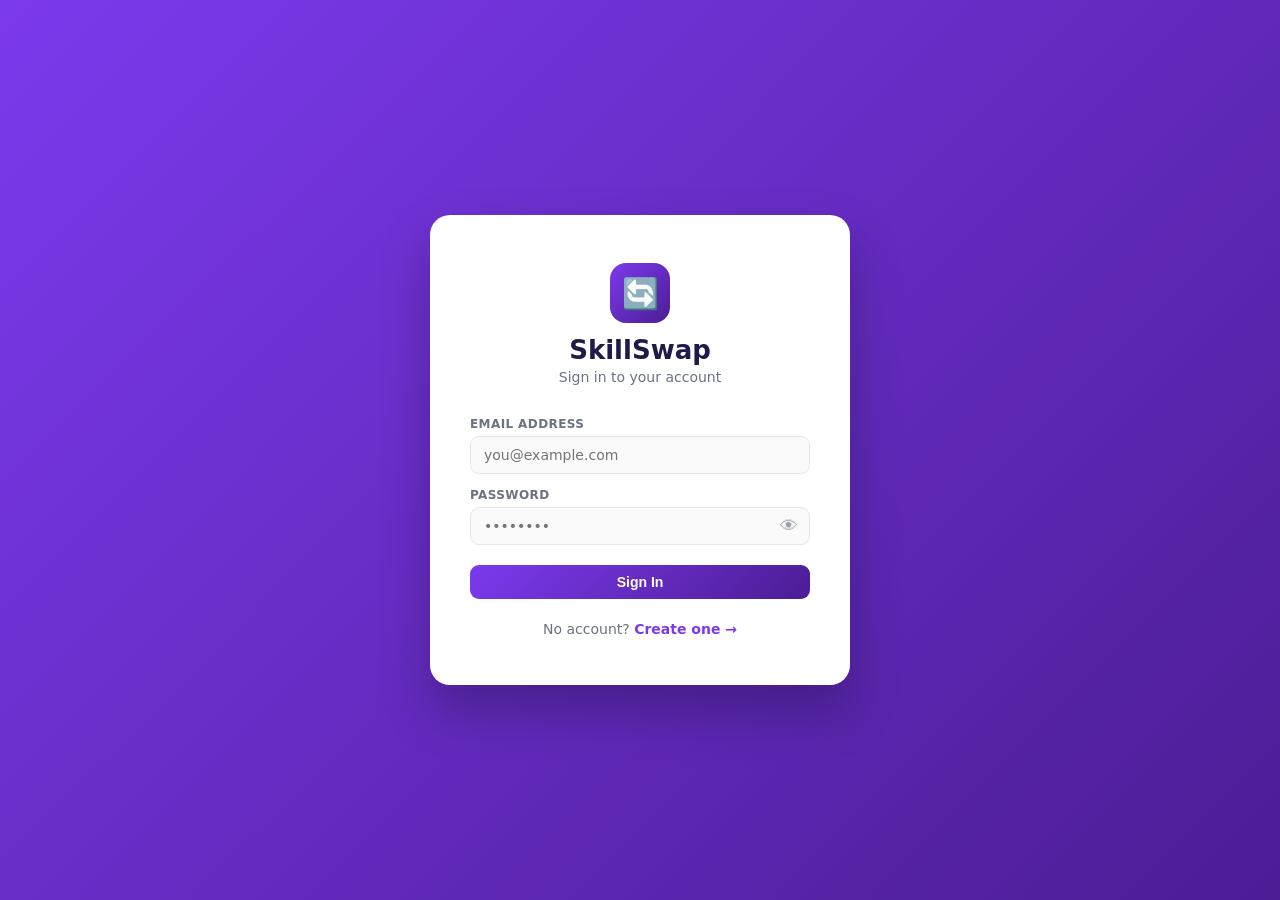
<file: src/main/resources/static/login.html>
<!DOCTYPE html>
<html lang="en">
<head>
  <meta charset="UTF-8"/><meta name="viewport" content="width=device-width,initial-scale=1"/>
  <title>SkillSwap — Login</title>
  <link rel="stylesheet" href="css/app.css"/>
  <style>
    body { display:flex;align-items:center;justify-content:center;min-height:100vh;
           background:linear-gradient(135deg,#7c3aed,#4c1d95);padding:20px; }
    .box { background:#fff;border-radius:20px;box-shadow:0 25px 50px rgba(0,0,0,.25);
           padding:48px 40px;width:100%;max-width:420px; }
    .logo { text-align:center;margin-bottom:32px; }
    .logo-icon { width:60px;height:60px;background:linear-gradient(135deg,#7c3aed,#4c1d95);
                 border-radius:16px;display:inline-flex;align-items:center;
                 justify-content:center;font-size:30px;margin-bottom:12px; }
    .logo h1 { font-size:26px;font-weight:800;color:#1e1b4b; }
    .logo p  { color:#6b7280;font-size:14px;margin-top:4px; }
    .foot { text-align:center;margin-top:22px;font-size:14px;color:#6b7280; }
    .foot a { color:#7c3aed;font-weight:700;text-decoration:none; }
    .foot a:hover { text-decoration:underline; }
    .pwd-wrap { position:relative; }
    .pwd-wrap input { padding-right:44px; }
    .pwd-toggle { position:absolute;right:12px;top:50%;transform:translateY(-50%);
                  background:none;border:none;cursor:pointer;color:#9ca3af;font-size:18px; }
    .pwd-toggle:hover { color:#7c3aed; }
  </style>
</head>
<body>
<div class="box">
  <div class="logo">
    <div class="logo-icon">🔄</div>
    <h1>SkillSwap</h1>
    <p>Sign in to your account</p>
  </div>
  <div class="alert" id="alert"></div>
  <form id="form" novalidate>
    <div class="input-group">
      <label>Email Address</label>
      <input type="email" id="email" placeholder="you@example.com" autocomplete="email"/>
    </div>
    <div class="input-group">
      <label>Password</label>
      <div class="pwd-wrap">
        <input type="password" id="password" placeholder="••••••••" autocomplete="current-password"/>
        <button type="button" class="pwd-toggle" id="pwdToggle" onclick="togglePwd()">👁</button>
      </div>
    </div>
    <button type="submit" class="btn btn-primary btn-full" id="btn" style="margin-top:6px;">Sign In</button>
  </form>
  <div class="foot">No account? <a href="register.html">Create one →</a></div>
</div>

<script src="js/api.js"></script>
<script>
  // ── FIXED: Only redirect if already logged in — do NOT clear other tabs' sessions
  // Each tab manages its own sessionStorage key so multiple users can be logged in simultaneously
  const TAB_TOKEN = sessionStorage.getItem('ss_tab_token');
  const TAB_USER  = sessionStorage.getItem('ss_tab_user');
  if (TAB_TOKEN) {
    // This tab already has a session — go to dashboard
    window.location.href = 'dashboard.html';
  }

  function togglePwd() {
    const inp = document.getElementById('password');
    inp.type = inp.type === 'password' ? 'text' : 'password';
    document.getElementById('pwdToggle').textContent = inp.type === 'password' ? '👁' : '🙈';
  }

  const alertEl = document.getElementById('alert');
  const btn     = document.getElementById('btn');

  function setAlert(msg, type) {
    alertEl.textContent = msg; alertEl.className = 'alert ' + type; alertEl.style.display = 'block';
  }
  function setLoading(on) {
    btn.disabled = on;
    btn.innerHTML = on ? '<span class="spinner"></span>Signing in…' : 'Sign In';
  }

  document.getElementById('form').addEventListener('submit', async e => {
    e.preventDefault(); alertEl.style.display = 'none';
    const email    = document.getElementById('email').value.trim();
    const password = document.getElementById('password').value;
    if (!email || !password) { setAlert('Please fill in all fields.', 'error'); return; }
    setLoading(true);
    try {
      const res  = await fetch('/auth/login', {
        method:'POST', headers:{'Content-Type':'application/json'},
        body: JSON.stringify({ email, password })
      });
      const json = await res.json();
      if (!res.ok || !json.success) { setAlert(json.message || 'Login failed.', 'error'); return; }
      // Save to sessionStorage (tab-isolated) instead of localStorage
      saveSession(json.data);
      setAlert('Login successful! Redirecting…', 'success');
      setTimeout(() => window.location.href = 'dashboard.html', 700);
    } catch { setAlert('Network error — is the server running?', 'error'); }
    finally   { setLoading(false); }
  });
</script>
</body>
</html>
</file>
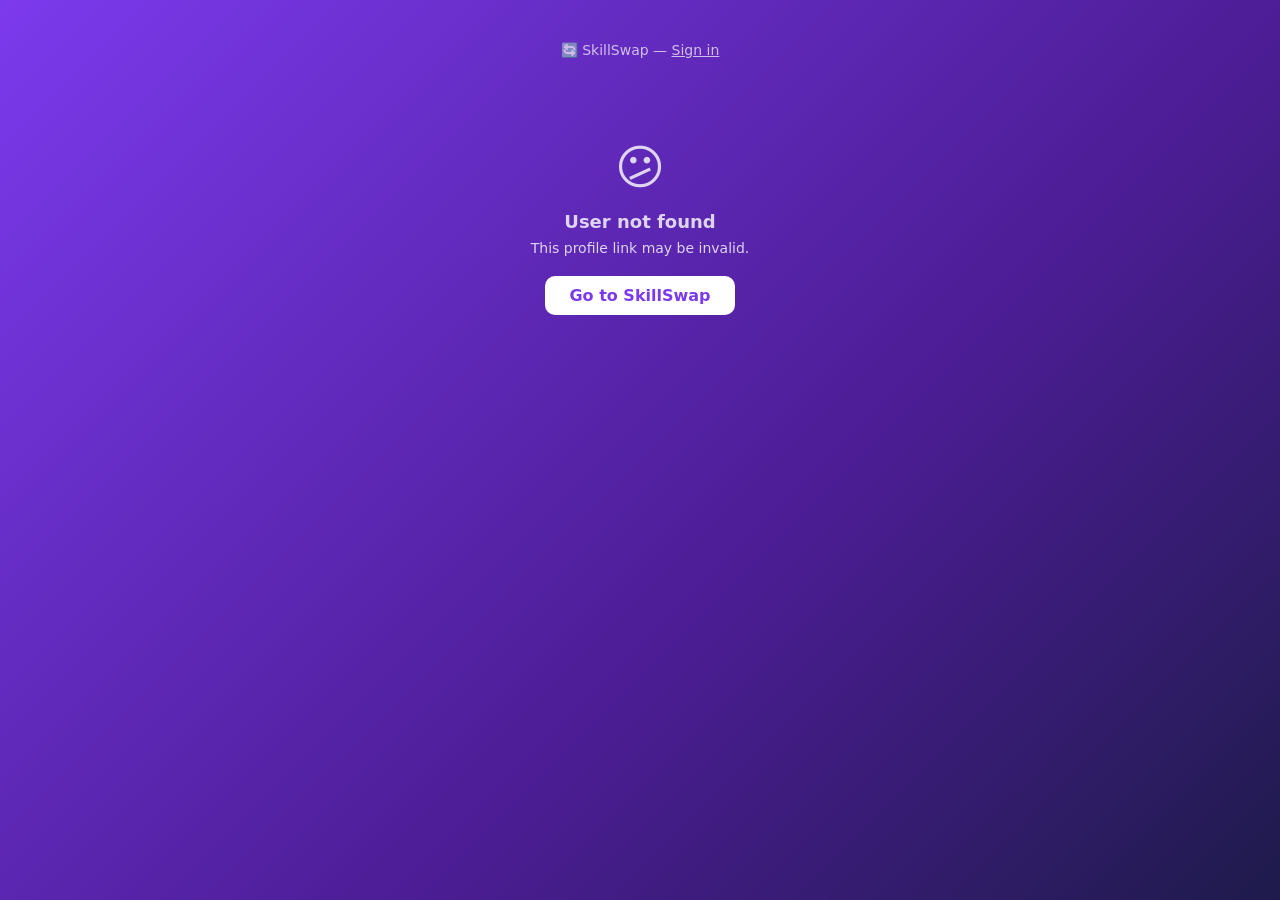
<file: src/main/resources/static/public-profile.html>
<!DOCTYPE html>
<html lang="en">
<head>
  <meta charset="UTF-8"/><meta name="viewport" content="width=device-width,initial-scale=1"/>
  <title>SkillSwap — Profile</title>
  <link rel="stylesheet" href="css/app.css"/>
  <style>
    body { background:linear-gradient(135deg,#7c3aed 0%,#4c1d95 60%,#1e1b4b 100%);
           min-height:100vh; padding:40px 20px; }
    .container { max-width:600px; margin:0 auto; }
    .card-profile { background:#fff;border-radius:24px;box-shadow:0 30px 60px rgba(0,0,0,.25);
                    overflow:hidden; }
    .card-hero { background:linear-gradient(135deg,#7c3aed,#4c1d95);
                 padding:40px 32px 24px;text-align:center;position:relative; }
    .hero-avatar { width:96px;height:96px;border-radius:50%;border:4px solid rgba(255,255,255,.4);
                   margin:0 auto 16px;object-fit:cover;display:flex;align-items:center;
                   justify-content:center;font-size:38px;color:#fff;font-weight:800;
                   background:rgba(255,255,255,.2); }
    .hero-name  { font-size:24px;font-weight:800;color:#fff;margin-bottom:4px; }
    .hero-email { font-size:13px;color:rgba(255,255,255,.7); }
    .hero-status{ display:inline-flex;align-items:center;gap:6px;margin-top:10px;
                  padding:4px 12px;border-radius:99px;font-size:12px;font-weight:700; }
    .hero-status.on { background:rgba(16,185,129,.25);color:#6ee7b7; }
    .hero-status.off{ background:rgba(255,255,255,.15);color:rgba(255,255,255,.6); }
    .status-dot { width:8px;height:8px;border-radius:50%; }
    .status-dot.on{background:#10b981;} .status-dot.off{background:#9ca3af;}
    .share-btn { position:absolute;top:16px;right:16px;background:rgba(255,255,255,.2);
                 border:1px solid rgba(255,255,255,.3);border-radius:10px;padding:7px 14px;
                 color:#fff;font-size:12px;font-weight:600;cursor:pointer;
                 transition:background .2s; }
    .share-btn:hover { background:rgba(255,255,255,.3); }
    .card-body  { padding:28px 32px; }
    .section { margin-bottom:24px; }
    .section-title { font-size:11px;font-weight:700;text-transform:uppercase;
                     letter-spacing:.6px;color:#9ca3af;margin-bottom:12px; }
    .bio-text { font-size:15px;color:#374151;line-height:1.7; }
    .meta-row { display:flex;align-items:center;gap:8px;font-size:14px;
                color:#4b5563;margin-bottom:8px; }
    .tag  { padding:5px 12px;border-radius:99px;font-size:12px;font-weight:600;display:inline-block;margin:3px; }
    .tag-have { background:#ede9fe;color:#6d28d9; }
    .tag-want { background:#fef3c7;color:#92400e; }
    .tag-lang { background:#dbeafe;color:#1d4ed8; }
    .cta { background:linear-gradient(135deg,#7c3aed,#4c1d95);color:#fff;border:none;
           padding:13px 28px;border-radius:12px;font-size:15px;font-weight:700;
           cursor:pointer;width:100%;margin-top:8px;transition:opacity .2s; }
    .cta:hover { opacity:.9; }
    .copied-toast { display:none;text-align:center;color:#10b981;font-size:13px;
                    font-weight:600;margin-top:8px; }
    @media(max-width:480px){ .card-body{padding:20px;} .card-hero{padding:28px 20px 20px;} }
  </style>
</head>
<body>
<div class="container">
  <div style="text-align:center;margin-bottom:20px;">
    <a href="login.html" style="color:rgba(255,255,255,.7);font-size:14px;text-decoration:none;">
      🔄 SkillSwap — <span style="text-decoration:underline;">Sign in</span>
    </a>
  </div>

  <div class="card-profile" id="profileCard" style="display:none;">
    <div class="card-hero">
      <button class="share-btn" onclick="copyLink()">🔗 Copy Link</button>
      <div class="hero-avatar" id="heroAvatar"></div>
      <div class="hero-name"  id="heroName"></div>
      <div class="hero-email" id="heroEmail"></div>
      <div class="hero-status" id="heroStatus"></div>
    </div>

    <div class="card-body">
      <div class="section" id="bioSection" style="display:none;">
        <div class="section-title">About</div>
        <div class="bio-text" id="bioPara"></div>
      </div>

      <div class="section" id="metaSection">
        <div id="locRow"  class="meta-row" style="display:none;"></div>
        <div id="langRow" class="meta-row" style="display:none;"></div>
      </div>

      <div class="section" id="haveSection" style="display:none;">
        <div class="section-title">Skills I Have</div>
        <div id="haveTags"></div>
      </div>

      <div class="section" id="wantSection" style="display:none;">
        <div class="section-title">Skills I Want</div>
        <div id="wantTags"></div>
      </div>

      <div id="ctaSection">
        <button class="cta" onclick="goSignIn()">
          🤝 Request a Skill Swap with this person
        </button>
        <div class="copied-toast" id="copiedToast">✅ Link copied to clipboard!</div>
      </div>
    </div>
  </div>

  <div id="errorCard" style="display:none;text-align:center;color:rgba(255,255,255,.8);padding:60px 20px;">
    <div style="font-size:48px;margin-bottom:16px;">😕</div>
    <div style="font-size:18px;font-weight:700;">User not found</div>
    <div style="font-size:14px;margin-top:8px;">This profile link may be invalid.</div>
    <a href="login.html" style="display:inline-block;margin-top:20px;padding:10px 24px;
       background:#fff;color:#7c3aed;border-radius:10px;font-weight:700;text-decoration:none;">
      Go to SkillSwap
    </a>
  </div>

  <div id="loadCard" style="text-align:center;color:rgba(255,255,255,.7);padding:60px 20px;">
    <div style="font-size:32px;margin-bottom:12px;">⏳</div>
    <div>Loading profile…</div>
  </div>
</div>

<script>
  const params = new URLSearchParams(window.location.search);
  const userId = params.get('id');

  function escHtml(s){ return String(s??'').replace(/&/g,'&amp;').replace(/</g,'&lt;').replace(/>/g,'&gt;'); }
  function initials(name){
    if(!name)return '?';
    return name.trim().split(/\s+/).map(w=>w[0]).join('').toUpperCase().slice(0,2);
  }
  function stringToColor(str){
    const p=['#7c3aed','#6d28d9','#4f46e5','#2563eb','#0891b2','#059669','#d97706','#dc2626'];
    let hash=0; for(let i=0;i<(str||'').length;i++) hash=str.charCodeAt(i)+((hash<<5)-hash);
    return p[Math.abs(hash)%p.length];
  }

  async function loadProfile(){
    if(!userId){
      document.getElementById('loadCard').style.display='none';
      document.getElementById('errorCard').style.display='block';
      return;
    }
    try{
      const res  = await fetch('/auth/public/'+userId);
      const json = await res.json();
      if(!res.ok||!json.success) throw new Error('Not found');
      const u = json.data;

      // Avatar
      const av = document.getElementById('heroAvatar');
      if(u.avatarBase64){
        av.innerHTML=`<img src="${escHtml(u.avatarBase64)}" style="width:96px;height:96px;border-radius:50%;object-fit:cover;"/>`;
      } else {
        av.style.background=stringToColor(u.name);
        av.textContent=initials(u.name);
      }

      document.getElementById('heroName').textContent  = u.name  || '';
      document.getElementById('heroEmail').textContent = u.email || '';

      // Online status
      const st = document.getElementById('heroStatus');
      const on = u.online || false;
      st.className = 'hero-status '+(on?'on':'off');
      st.innerHTML = `<span class="status-dot ${on?'on':'off'}"></span>${on?'🟢 Online now':'Last seen recently'}`;

      // Bio
      if(u.bio){
        document.getElementById('bioPara').textContent=u.bio;
        document.getElementById('bioSection').style.display='block';
      }

      // Location
      if(u.location){
        const lr=document.getElementById('locRow');
        lr.innerHTML=`<span style="font-size:16px;">📍</span> ${escHtml(u.location)}`;
        lr.style.display='flex';
      }

      // Languages
      if(u.languages){
        const lr=document.getElementById('langRow');
        lr.innerHTML=`<span style="font-size:16px;">🗣</span> ${escHtml(u.languages)}`;
        lr.style.display='flex';
      }

      // Skills have
      if(u.skillsHave){
        const tags=u.skillsHave.split(',').map(s=>s.trim()).filter(Boolean);
        document.getElementById('haveTags').innerHTML=tags.map(t=>`<span class="tag tag-have">${escHtml(t)}</span>`).join('');
        document.getElementById('haveSection').style.display='block';
      }

      // Skills want
      if(u.skillsWant){
        const tags=u.skillsWant.split(',').map(s=>s.trim()).filter(Boolean);
        document.getElementById('wantTags').innerHTML=tags.map(t=>`<span class="tag tag-want">${escHtml(t)}</span>`).join('');
        document.getElementById('wantSection').style.display='block';
      }

      // Set page title
      document.title = (u.name||'User') + ' — SkillSwap';

      document.getElementById('loadCard').style.display='none';
      document.getElementById('profileCard').style.display='block';

    } catch(e){
      document.getElementById('loadCard').style.display='none';
      document.getElementById('errorCard').style.display='block';
    }
  }

  function copyLink(){
    const url = window.location.origin + '/public-profile.html?id=' + userId;
    navigator.clipboard.writeText(url).then(()=>{
      const t=document.getElementById('copiedToast');
      t.style.display='block';
      setTimeout(()=>t.style.display='none',3000);
    });
  }

  function goSignIn(){
    // After login, redirect back here
    sessionStorage.setItem('afterLoginRedirect', window.location.href);
    window.location.href='login.html';
  }

  loadProfile();
</script>
</body>
</html>
</file>
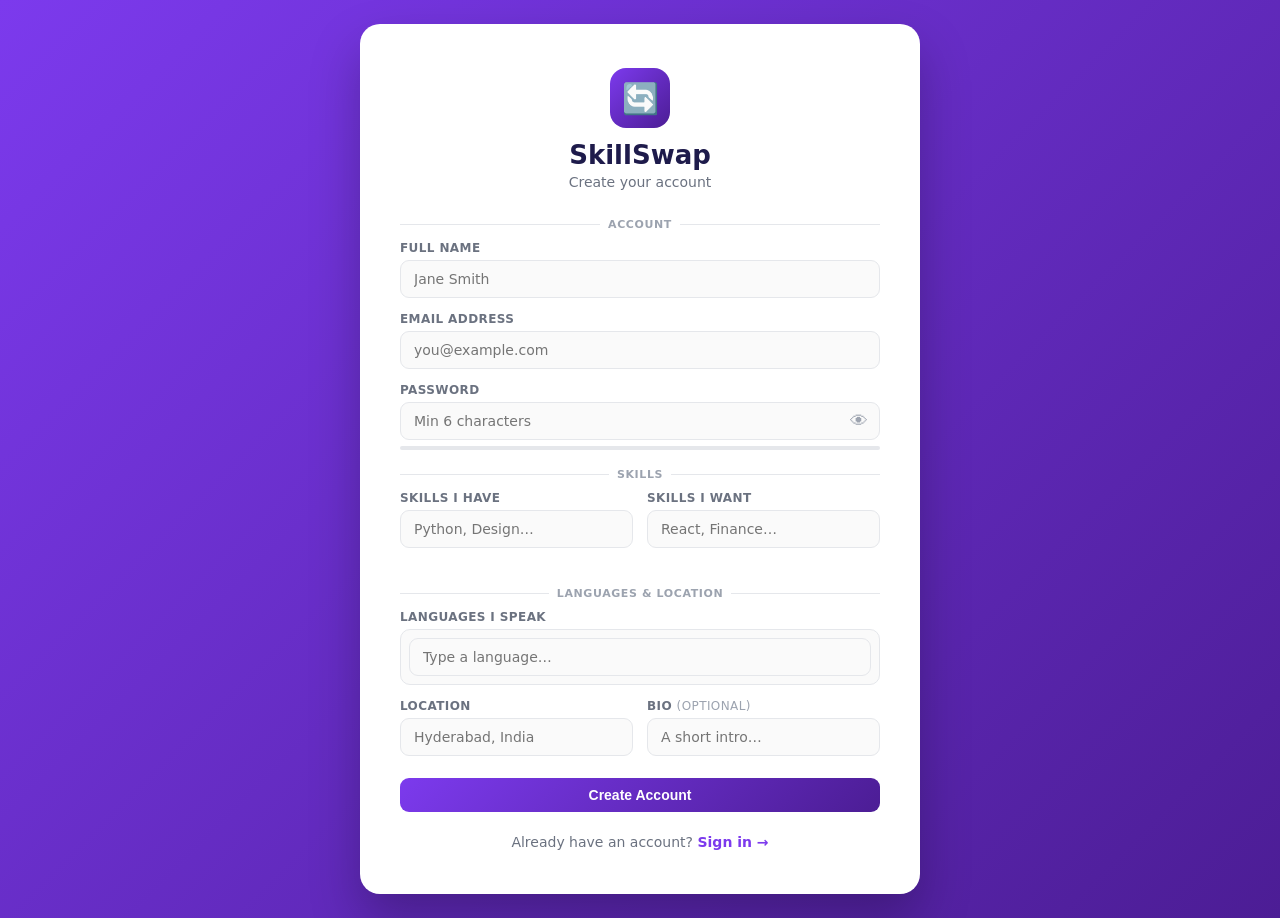
<file: src/main/resources/static/register.html>
<!DOCTYPE html>
<html lang="en">
<head>
  <meta charset="UTF-8"/><meta name="viewport" content="width=device-width,initial-scale=1"/>
  <title>SkillSwap — Register</title>
  <link rel="stylesheet" href="css/app.css"/>
  <datalist id="locList">
    <option>Hyderabad, India</option><option>Mumbai, India</option><option>Delhi, India</option>
    <option>Bengaluru, India</option><option>Chennai, India</option><option>Kolkata, India</option>
    <option>Pune, India</option><option>Ahmedabad, India</option><option>Jaipur, India</option>
    <option>New York, USA</option><option>San Francisco, USA</option><option>London, UK</option>
    <option>Toronto, Canada</option><option>Sydney, Australia</option><option>Berlin, Germany</option>
    <option>Paris, France</option><option>Tokyo, Japan</option><option>Singapore</option><option>Dubai, UAE</option>
  </datalist>
  <style>
    body{display:flex;align-items:center;justify-content:center;min-height:100vh;
         background:linear-gradient(135deg,#7c3aed,#4c1d95);padding:24px 20px;}
    .box{background:#fff;border-radius:20px;box-shadow:0 25px 50px rgba(0,0,0,.25);
         padding:44px 40px;width:100%;max-width:560px;}
    .logo{text-align:center;margin-bottom:28px;}
    .logo-icon{width:60px;height:60px;background:linear-gradient(135deg,#7c3aed,#4c1d95);
               border-radius:16px;display:inline-flex;align-items:center;justify-content:center;
               font-size:30px;margin-bottom:12px;}
    .logo h1{font-size:26px;font-weight:800;color:#1e1b4b;}
    .logo p{color:#6b7280;font-size:14px;margin-top:4px;}
    .row2{display:grid;grid-template-columns:1fr 1fr;gap:14px;}
    .sec-lbl{font-size:11px;font-weight:700;text-transform:uppercase;letter-spacing:.6px;
             color:#9ca3af;margin:18px 0 10px;display:flex;align-items:center;gap:8px;}
    .sec-lbl::before,.sec-lbl::after{content:'';flex:1;height:1px;background:#e5e7eb;}
    .foot{text-align:center;margin-top:22px;font-size:14px;color:#6b7280;}
    .foot a{color:#7c3aed;font-weight:700;text-decoration:none;}
    .pwd-wrap{position:relative;}
    .pwd-wrap input{padding-right:44px;}
    .pwd-toggle{position:absolute;right:12px;top:50%;transform:translateY(-50%);
                background:none;border:none;cursor:pointer;color:#9ca3af;font-size:18px;}
    .str-bar{height:4px;border-radius:99px;margin-top:6px;background:#e5e7eb;overflow:hidden;}
    .str-inner{height:100%;border-radius:99px;width:0;transition:width .3s,background .3s;}
    .str-hint{font-size:11px;color:#9ca3af;margin-top:4px;}
    .tag-prev{display:flex;flex-wrap:wrap;gap:5px;margin-top:7px;}
    .tag-prev span{padding:3px 10px;border-radius:99px;font-size:11px;font-weight:600;}
    /* Multi-language selector */
    .lang-selector{border:1.5px solid #e5e7eb;border-radius:10px;padding:8px;background:#fafafa;}
    .lang-selector:focus-within{border-color:#7c3aed;background:#fff;box-shadow:0 0 0 3px rgba(124,58,237,.12);}
    .lang-tags-input{display:flex;flex-wrap:wrap;gap:6px;align-items:center;}
    .lang-chip{display:flex;align-items:center;gap:4px;padding:3px 10px;
               background:#ede9fe;color:#6d28d9;border-radius:99px;font-size:12px;font-weight:600;}
    .lang-chip button{background:none;border:none;cursor:pointer;color:#6d28d9;font-size:14px;line-height:1;padding:0;}
    .lang-text-input{border:none;outline:none;background:transparent;font-size:14px;
                     min-width:120px;flex:1;padding:2px 4px;font-family:inherit;}
    .lang-dropdown{position:absolute;left:0;right:0;top:100%;margin-top:4px;background:#fff;
                   border:1.5px solid #e5e7eb;border-radius:10px;box-shadow:0 8px 24px rgba(0,0,0,.1);
                   z-index:100;max-height:200px;overflow-y:auto;display:none;}
    .lang-dropdown.show{display:block;}
    .lang-opt{padding:10px 14px;cursor:pointer;font-size:14px;transition:background .15s;}
    .lang-opt:hover,.lang-opt.active{background:#ede9fe;color:#6d28d9;}
    .lang-wrap{position:relative;}
    @media(max-width:520px){.row2{grid-template-columns:1fr;}.box{padding:32px 20px;}}
  </style>
</head>
<body>
<div class="box">
  <div class="logo">
    <div class="logo-icon">🔄</div>
    <h1>SkillSwap</h1>
    <p>Create your account</p>
  </div>
  <div class="alert" id="alert"></div>
  <form id="form" novalidate>

    <div class="sec-lbl">Account</div>
    <div class="input-group">
      <label>Full Name</label>
      <input type="text" id="name" placeholder="Jane Smith" autocomplete="name"/>
    </div>
    <div class="input-group">
      <label>Email Address</label>
      <input type="email" id="email" placeholder="you@example.com" autocomplete="email"/>
    </div>
    <div class="input-group">
      <label>Password</label>
      <div class="pwd-wrap">
        <input type="password" id="password" placeholder="Min 6 characters"
               autocomplete="new-password" oninput="checkStr(this.value)"/>
        <button type="button" class="pwd-toggle" onclick="togglePwd()">👁</button>
      </div>
      <div class="str-bar"><div class="str-inner" id="strBar"></div></div>
      <div class="str-hint" id="strHint"></div>
    </div>

    <div class="sec-lbl">Skills</div>
    <div class="row2">
      <div class="input-group">
        <label>Skills I Have</label>
        <input type="text" id="skillsHave" placeholder="Python, Design…"
               oninput="prevTags('skillsHave','hPrev','tag-have')"/>
        <div class="tag-prev" id="hPrev"></div>
      </div>
      <div class="input-group">
        <label>Skills I Want</label>
        <input type="text" id="skillsWant" placeholder="React, Finance…"
               oninput="prevTags('skillsWant','wPrev','tag-want')"/>
        <div class="tag-prev" id="wPrev"></div>
      </div>
    </div>

    <div class="sec-lbl">Languages & Location</div>

    <!-- Multi-language selector -->
    <div class="input-group">
      <label>Languages I Speak</label>
      <div class="lang-wrap">
        <div class="lang-selector" onclick="document.getElementById('langTextIn').focus()">
          <div class="lang-tags-input" id="langTagsInput">
            <input type="text" id="langTextIn" class="lang-text-input"
                   placeholder="Type a language…" autocomplete="off"
                   oninput="filterLangs(this.value)"
                   onkeydown="handleLangKey(event)"
                   onfocus="showDrop()" onblur="setTimeout(hideDrop,200)"/>
          </div>
        </div>
        <div class="lang-dropdown" id="langDrop"></div>
      </div>
    </div>

    <div class="row2">
      <div class="input-group">
        <label>Location</label>
        <input type="text" id="location" placeholder="Hyderabad, India"
               list="locList" autocomplete="off"/>
      </div>
      <div class="input-group">
        <label>Bio <span style="font-weight:400;color:#9ca3af">(optional)</span></label>
        <input type="text" id="bio" placeholder="A short intro…"/>
      </div>
    </div>

    <button type="submit" class="btn btn-primary btn-full" id="btn" style="margin-top:8px;">
      Create Account
    </button>
  </form>
  <div class="foot">Already have an account? <a href="login.html">Sign in →</a></div>
</div>

<script src="js/api.js"></script>
<script>
if (getToken()) location.href = 'dashboard.html';

// ── Language multi-select ─────────────────────────────────────────────────
const ALL_LANGS = [
  'English','Hindi','Telugu','Tamil','Kannada','Malayalam','Marathi','Bengali',
  'Gujarati','Punjabi','Urdu','Odia','Mandarin','Spanish','French','Arabic',
  'Portuguese','Russian','Japanese','Korean','German','Italian','Turkish',
  'Dutch','Polish','Swedish','Norwegian','Danish','Finnish','Greek',
  'Hebrew','Indonesian','Malay','Thai','Vietnamese','Swahili'
];
let selectedLangs = [];
let dropActive = 0;

function renderLangChips() {
  const wrap = document.getElementById('langTagsInput');
  // Remove existing chips
  wrap.querySelectorAll('.lang-chip').forEach(c => c.remove());
  const inp = document.getElementById('langTextIn');
  selectedLangs.forEach((l, i) => {
    const chip = document.createElement('div');
    chip.className = 'lang-chip';
    chip.innerHTML = `🗣 ${escHtml(l)} <button type="button" onclick="removeLang(${i})">×</button>`;
    wrap.insertBefore(chip, inp);
  });
}

function removeLang(i) { selectedLangs.splice(i,1); renderLangChips(); }

function addLang(lang) {
  if (!lang) return;
  const trimmed = lang.trim();
  if (!trimmed) return;
  if (!selectedLangs.map(l=>l.toLowerCase()).includes(trimmed.toLowerCase())) {
    selectedLangs.push(trimmed);
    renderLangChips();
  }
  document.getElementById('langTextIn').value = '';
  filterLangs('');
}

function filterLangs(q) {
  const drop = document.getElementById('langDrop');
  const matches = ALL_LANGS.filter(l =>
    l.toLowerCase().includes(q.toLowerCase()) &&
    !selectedLangs.map(x=>x.toLowerCase()).includes(l.toLowerCase())
  ).slice(0, 8);
  if (!matches.length) { drop.classList.remove('show'); return; }
  drop.innerHTML = matches.map((l,i) =>
    `<div class="lang-opt" onmousedown="addLang('${l}')">${escHtml(l)}</div>`).join('');
  drop.classList.add('show');
}

function showDrop() { filterLangs(document.getElementById('langTextIn').value); }
function hideDrop()  { document.getElementById('langDrop').classList.remove('show'); }

function handleLangKey(e) {
  if (e.key === 'Enter') { e.preventDefault(); addLang(document.getElementById('langTextIn').value); }
  if (e.key === ',')     { e.preventDefault(); addLang(document.getElementById('langTextIn').value); }
  if (e.key === 'Backspace' && !document.getElementById('langTextIn').value && selectedLangs.length) {
    selectedLangs.pop(); renderLangChips();
  }
}

// ── Helpers ───────────────────────────────────────────────────────────────
function togglePwd() {
  const inp = document.getElementById('password');
  inp.type = inp.type === 'password' ? 'text' : 'password';
}

function checkStr(val) {
  const bar = document.getElementById('strBar'), hint = document.getElementById('strHint');
  if (!val) { bar.style.width='0'; hint.textContent=''; return; }
  let s=0;
  if(val.length>=6)s++; if(val.length>=10)s++; if(/[A-Z]/.test(val))s++;
  if(/[0-9]/.test(val))s++; if(/[^A-Za-z0-9]/.test(val))s++;
  const lvl=[{w:'10%',c:'#ef4444',t:'Too short'},{w:'25%',c:'#ef4444',t:'Weak'},
             {w:'50%',c:'#f59e0b',t:'Fair'},{w:'75%',c:'#10b981',t:'Good'},{w:'100%',c:'#059669',t:'Strong 💪'}];
  const l=lvl[Math.min(s,4)];
  bar.style.width=l.w; bar.style.background=l.c;
  hint.textContent=l.t; hint.style.color=l.c;
}

function prevTags(id, prevId, cls) {
  const tags = document.getElementById(id).value.split(',').map(s=>s.trim()).filter(Boolean);
  document.getElementById(prevId).innerHTML =
    tags.map(t=>`<span class="${cls}">${escHtml(t)}</span>`).join('');
}

function escHtml(s){ return String(s??'').replace(/&/g,'&amp;').replace(/</g,'&lt;').replace(/>/g,'&gt;'); }

// ── Form submit ───────────────────────────────────────────────────────────
const alertEl = document.getElementById('alert');
const btn     = document.getElementById('btn');

function setAlert(msg,type){ alertEl.textContent=msg; alertEl.className='alert '+type; alertEl.style.display='block'; }
function setLoad(on){ btn.disabled=on; btn.innerHTML=on?'<span class="spinner"></span>Creating…':'Create Account'; }

document.getElementById('form').addEventListener('submit', async e => {
  e.preventDefault(); alertEl.style.display='none';
  const name      = document.getElementById('name').value.trim();
  const email     = document.getElementById('email').value.trim();
  const password  = document.getElementById('password').value;
  const skillsHave= document.getElementById('skillsHave').value.trim();
  const skillsWant= document.getElementById('skillsWant').value.trim();
  const languages = selectedLangs.join(', ');
  const location  = document.getElementById('location').value.trim();
  const bio       = document.getElementById('bio').value.trim();

  if (!name)           { setAlert('Please enter your full name.','error'); return; }
  if (!email)          { setAlert('Please enter your email address.','error'); return; }
  if (!password)       { setAlert('Please enter a password.','error'); return; }
  if (password.length<6){ setAlert('Password must be at least 6 characters.','error'); return; }

  setLoad(true);
  try {
    const res  = await fetch('/auth/register',{
      method:'POST',headers:{'Content-Type':'application/json'},
      body:JSON.stringify({name,email,password,skillsHave,skillsWant,languages,bio,location})
    });
    const json = await res.json();
    if(!res.ok||!json.success){ setAlert(json.message||'Registration failed.','error'); return; }
    setAlert('✅ Account created! Taking you to login…','success');
    // Fixed: always redirect after success
    setTimeout(() => { window.location.href='login.html'; }, 1500);
  } catch { setAlert('Network error — is the server running?','error'); }
  finally   { setLoad(false); }
});
</script>
</body>
</html>
</file>
<file: src/main/resources/static/css/app.css>
/* ── Reset ──────────────────────────────────────────────────────────────── */
*, *::before, *::after { box-sizing: border-box; margin: 0; padding: 0; }

:root {
    --purple:      #7c3aed;
    --purple-mid:  #6d28d9;
    --purple-dark: #4c1d95;
    --purple-light:#ede9fe;
    --accent:      #a78bfa;
    --bg:          #f5f3ff;
    --card:        #ffffff;
    --border:      #e5e7eb;
    --text:        #1e1b4b;
    --muted:       #6b7280;
    --green:       #10b981;
    --red:         #ef4444;
    --yellow:      #f59e0b;
    --radius:      14px;
    --shadow:      0 2px 16px rgba(109,40,217,.08);
}

body {
    font-family: 'Segoe UI', system-ui, -apple-system, sans-serif;
    background: var(--bg);
    color: var(--text);
    min-height: 100vh;
}

/* ── Scrollbar ──────────────────────────────────────────────────────────── */
::-webkit-scrollbar { width: 5px; }
::-webkit-scrollbar-track { background: transparent; }
::-webkit-scrollbar-thumb { background: var(--accent); border-radius: 99px; }

/* ── Navbar ─────────────────────────────────────────────────────────────── */
.navbar {
    background: linear-gradient(135deg, var(--purple), var(--purple-dark));
    height: 60px;
    display: flex;
    align-items: center;
    justify-content: space-between;
    padding: 0 20px;
    box-shadow: 0 2px 20px rgba(76,29,149,.3);
    position: sticky; top: 0; z-index: 200;
}
.nav-brand {
    display: flex; align-items: center; gap: 8px;
    color: #fff; font-size: 18px; font-weight: 800;
    text-decoration: none; letter-spacing: -.3px;
}
.nav-right { display: flex; align-items: center; gap: 8px; }

/* Hamburger — mobile only */
.nav-hamburger {
    display: none;
    background: rgba(255,255,255,.15); border: none;
    border-radius: 8px; width: 36px; height: 36px;
    cursor: pointer; color: #fff; font-size: 20px;
    align-items: center; justify-content: center;
}
@media(max-width:640px) {
    .nav-hamburger { display: flex; }
    .nav-right .nav-desktop { display: none; }
    .nav-right.mobile-open .nav-desktop {
        display: flex; flex-direction: column; align-items: stretch;
        position: absolute; top: 60px; left: 0; right: 0;
        background: var(--purple-dark); padding: 12px 16px; gap: 8px;
        box-shadow: 0 8px 20px rgba(0,0,0,.2); z-index: 199;
    }
    .nav-right.mobile-open .nav-desktop .btn-logout,
    .nav-right.mobile-open .nav-desktop .nav-user-pill { width: 100%; justify-content: center; }
}

.nav-icon-btn {
    position: relative; width: 36px; height: 36px;
    background: rgba(255,255,255,.15); border: none;
    border-radius: 9px; cursor: pointer; color: #fff;
    font-size: 17px; display: flex; align-items: center; justify-content: center;
    transition: background .2s;
}
.nav-icon-btn:hover { background: rgba(255,255,255,.25); }

.badge {
    position: absolute; top: -4px; right: -4px;
    background: var(--red); color: #fff;
    font-size: 10px; font-weight: 700; min-width: 16px; height: 16px;
    border-radius: 99px; display: flex; align-items: center; justify-content: center;
    border: 2px solid var(--purple-dark);
}

.nav-user-pill {
    display: flex; align-items: center; gap: 7px;
    background: rgba(255,255,255,.12); border: 1.5px solid rgba(255,255,255,.2);
    border-radius: 9px; padding: 5px 10px 5px 5px;
    color: #fff; font-size: 13px; font-weight: 600;
    text-decoration: none; transition: background .2s;
}
.nav-user-pill:hover { background: rgba(255,255,255,.22); }

.btn-logout {
    display: flex; align-items: center; gap: 6px;
    padding: 7px 14px;
    background: rgba(255,255,255,.12);
    border: 1.5px solid rgba(255,255,255,.25);
    border-radius: 9px; color: #fff; font-size: 13px; font-weight: 600;
    cursor: pointer; transition: background .2s, border-color .2s;
    text-decoration: none;
}
.btn-logout:hover { background: rgba(239,68,68,.7); border-color: rgba(239,68,68,.9); }

.nav-divider { width: 1px; height: 22px; background: rgba(255,255,255,.22); margin: 0 2px; }

/* ── Cards ──────────────────────────────────────────────────────────────── */
.card {
    background: var(--card); border-radius: var(--radius);
    box-shadow: var(--shadow); border: 1px solid var(--border); padding: 20px;
}
.card-title { font-size: 15px; font-weight: 700; margin-bottom: 14px; }

/* ── Buttons ─────────────────────────────────────────────────────────────── */
.btn {
    padding: 9px 18px; border: none; border-radius: 9px;
    font-size: 14px; font-weight: 600; cursor: pointer;
    transition: opacity .2s, transform .15s;
    display: inline-flex; align-items: center; gap: 5px;
}
.btn:hover { opacity: .9; transform: translateY(-1px); }
.btn:active { transform: translateY(0); }
.btn:disabled { opacity: .5; cursor: not-allowed; transform: none; }
.btn-primary { background: linear-gradient(135deg, var(--purple), var(--purple-dark)); color: #fff; }
.btn-ghost   { background: var(--purple-light); color: var(--purple); }
.btn-danger  { background: #fee2e2; color: #991b1b; }
.btn-success { background: #d1fae5; color: #065f46; }
.btn-sm      { padding: 6px 12px; font-size: 13px; }
.btn-full    { width: 100%; justify-content: center; }

/* ── Inputs ──────────────────────────────────────────────────────────────── */
.input-group { margin-bottom: 14px; }
.input-group label {
    display: block; font-size: 12px; font-weight: 700;
    color: var(--muted); text-transform: uppercase;
    letter-spacing: .4px; margin-bottom: 5px;
}
input[type=text], input[type=email], input[type=password],
input[type=search], textarea, select {
    width: 100%; padding: 10px 13px;
    border: 1.5px solid var(--border); border-radius: 9px;
    font-size: 14px; color: var(--text); background: #fafafa;
    outline: none; font-family: inherit;
    transition: border-color .2s, box-shadow .2s, background .2s;
}
input:focus, textarea:focus, select:focus {
    border-color: var(--purple); background: #fff;
    box-shadow: 0 0 0 3px rgba(124,58,237,.12);
}
textarea { resize: vertical; min-height: 80px; }

/* ── Tags ────────────────────────────────────────────────────────────────── */
.tags { display: flex; flex-wrap: wrap; gap: 6px; }
.tag  { padding: 4px 10px; border-radius: 99px; font-size: 12px; font-weight: 600; }
.tag-have  { background: #ede9fe; color: #6d28d9; }
.tag-want  { background: #fef3c7; color: #92400e; }
.tag-muted { background: #f3f4f6; color: var(--muted); }

/* ── Status badges ───────────────────────────────────────────────────────── */
.status { padding: 3px 9px; border-radius: 99px; font-size: 11px; font-weight: 700; text-transform: uppercase; letter-spacing: .4px; }
.status-pending  { background: #fef3c7; color: #92400e; }
.status-accepted { background: #d1fae5; color: #065f46; }
.status-rejected { background: #fee2e2; color: #991b1b; }

/* ── Tabs ────────────────────────────────────────────────────────────────── */
.tabs { display: flex; gap: 2px; border-bottom: 2px solid var(--border); margin-bottom: 18px; overflow-x: auto; }
.tab {
    padding: 8px 14px; font-size: 13px; font-weight: 600; white-space: nowrap;
    color: var(--muted); cursor: pointer; border-bottom: 2px solid transparent;
    margin-bottom: -2px; border-radius: 6px 6px 0 0; transition: color .2s;
    user-select: none;
}
.tab.active { color: var(--purple); border-bottom-color: var(--purple); }
.tab:hover:not(.active) { color: var(--text); background: #f5f3ff; }

/* ── Empty / alert ───────────────────────────────────────────────────────── */
.empty { text-align: center; padding: 36px 16px; color: var(--muted); }
.empty .icon { font-size: 36px; margin-bottom: 10px; }
.empty p { font-size: 14px; }
.alert { padding: 10px 14px; border-radius: 9px; font-size: 14px; margin-bottom: 16px; display: none; }
.alert.error   { background: #fef2f2; color: #b91c1c; border: 1px solid #fecaca; }
.alert.success { background: #f0fdf4; color: #166534; border: 1px solid #bbf7d0; }

/* ── Spinner / skeleton ──────────────────────────────────────────────────── */
.spinner { display: inline-block; width: 15px; height: 15px; border: 2px solid rgba(255,255,255,.35); border-top-color: #fff; border-radius: 50%; animation: spin .7s linear infinite; margin-right: 6px; vertical-align: middle; }
@keyframes spin { to { transform: rotate(360deg); } }
.skeleton { background: linear-gradient(90deg,#ede9fe 25%,#ddd6fe 50%,#ede9fe 75%); background-size: 200% 100%; animation: shimmer 1.4s infinite; border-radius: 8px; }
@keyframes shimmer { to { background-position: -200% 0; } }

/* ── Logout button styles ───────────────────────────────────────────────── */
/* (already above in .btn-logout) */

/* ── Typing indicator ────────────────────────────────────────────────────── */
.typing-indicator {
    display: none; align-items: center; gap: 6px;
    padding: 8px 14px; font-size: 13px; color: var(--muted);
    font-style: italic;
}
.typing-indicator.show { display: flex; }
.typing-dots { display: flex; gap: 3px; }
.typing-dots span {
    width: 6px; height: 6px; border-radius: 50%;
    background: var(--muted); animation: bounce 1.2s infinite;
}
.typing-dots span:nth-child(2) { animation-delay: .2s; }
.typing-dots span:nth-child(3) { animation-delay: .4s; }
@keyframes bounce { 0%,60%,100%{transform:translateY(0)} 30%{transform:translateY(-5px)} }

/* ── Mobile responsive ───────────────────────────────────────────────────── */
@media(max-width:640px) {
    .card { padding: 16px; border-radius: 12px; }
    .tab { padding: 7px 10px; font-size: 12px; }
}
</file>
